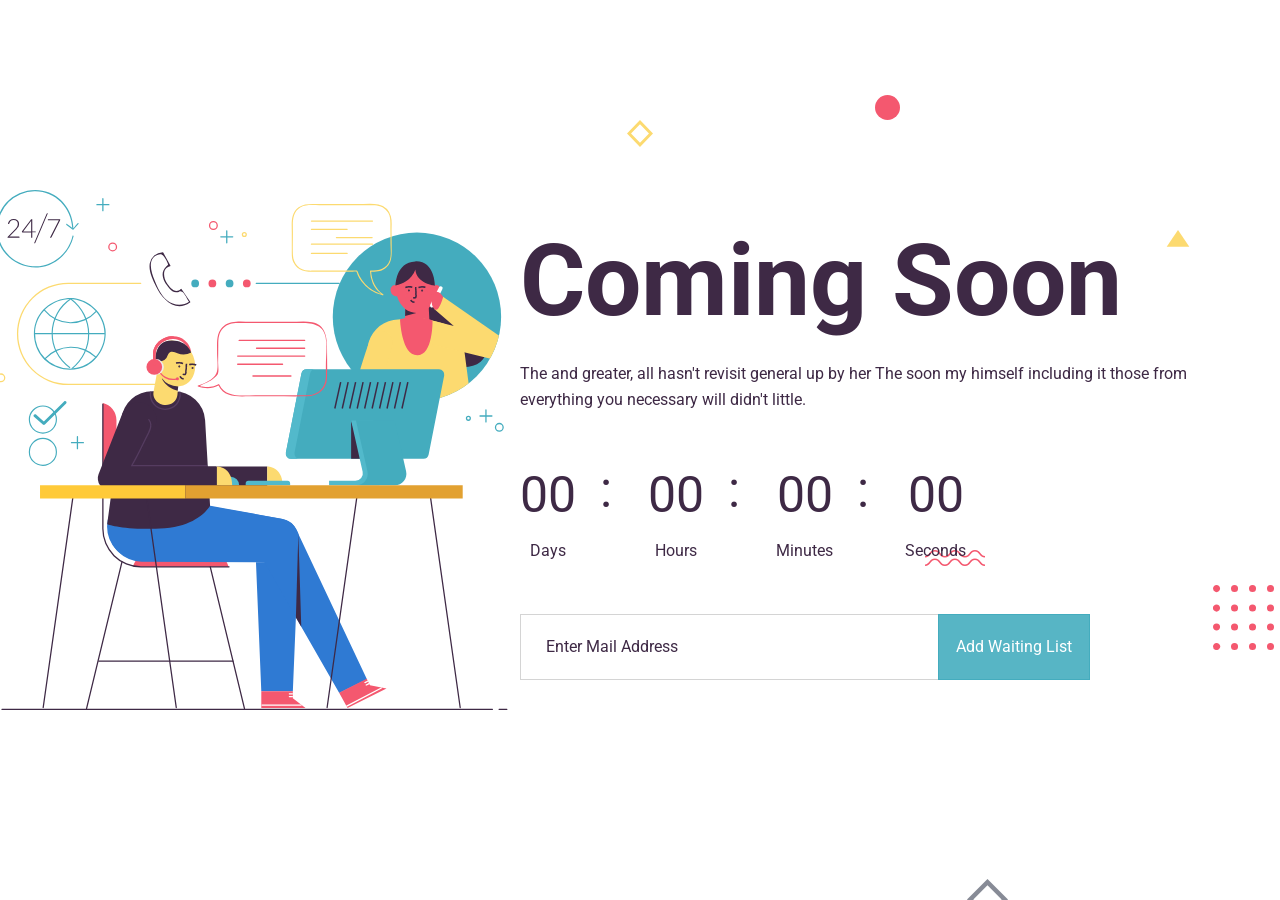
<file: index.html>
<!doctype html>
<html class="no-js" lang="">
    <head>
        <meta charset="utf-8">
        <meta http-equiv="x-ua-compatible" content="ie=edge">
        <title>Template 14 | SoonLaunch</title>
        <meta name="description" content="">
        <meta name="viewport" content="width=device-width, initial-scale=1">

        <meta name="author" content="SoonLaunch">
		<link rel="shortcut icon" type="image/x-icon" href="assets/img/favicon.png">
        <!-- Place favicon.ico in the root directory -->

		<!-- ========================= CSS here ========================= -->
		<link rel="stylesheet" href="assets/css/bootstrap-4.5.0.min.css">
        <link rel="stylesheet" href="assets/css/lineicons.css">
		<link rel="stylesheet" href="assets/css/animate.css">
		<link rel="stylesheet" href="assets/css/style.css">
    </head>
    <body>
        <!--[if lte IE 9]>
            <p class="browserupgrade">You are using an <strong>outdated</strong> browser. Please <a href="https://browsehappy.com/">upgrade your browser</a> to improve your experience and security.</p>
        <![endif]-->

        <!-- ========================= main-wrapper start ========================= -->
        <main class="main-14">
            <div class="main-wrapper demo-14">
                <!-- shapes start  -->
                <img src="assets/img/shape-1.svg" alt="" class="shape shape-1">
                <img src="assets/img/shape-2.svg" alt="" class="shape shape-2">
                <img src="assets/img/shape-3.svg" alt="" class="shape shape-3">
                <img src="assets/img/shape-4.svg" alt="" class="shape shape-4">
                <img src="assets/img/shape-5.svg" alt="" class="shape shape-5">
                <img src="assets/img/shape-6.svg" alt="" class="shape shape-6">
                <!-- shapes end  -->
                <div class="container">
                    <div class="row align-items-center">
                        <div class="col-xl-5 col-lg-6 col-md-6">
                            <!-- img-wrapper start  -->
                            <div class="img-wrapper wow fadeInLeft" data-wow-delay=".2s">
                                <img src="assets/img/img-1.svg" alt="">
                            </div>
                            <!-- img-wrapper end  -->
                        </div>
                        <div class="col-xl-7 col-lg-6 col-md-6 odd-col">
                            <!-- content-wrapper start  -->
                            <div class="content-wrapper">
                                <h1 class="wow fadeInDown" data-wow-delay=".2s">Coming Soon</h1>
                                <p class="wow fadeInUp" data-wow-delay=".4s">The and greater, all hasn't revisit general up by her The soon my himself including it those
                                    from everything you necessary will didn't little.</p>
        
                                <div class="wow fadeInLeft" data-wow-delay=".2s" data-countdown="2020/10/14"></div>
                                <!-- countdown ed  -->

                                <!-- sunscribe-form start  -->
                                <form
                                    action="https://soonlaunch.us18.list-manage.com/subscribe/post?u=4dbefd9d3a1d6a570020b1e85&amp;id=e16d098ae8"
                                    method="post" id="subscribe-form" name="subscribe-form"
                                    class="subscribe-form subscribe-form-1 validate wow fadeInDown" data-wow-delay=".6s"
                                    target="_blank" novalidate="">
                                    <input type="email" name="EMAIL" id="EMAIL" class="required email"
                                        placeholder="Enter Mail Address">

                                    <div id="mce-responses" class="clear">
                                        <div class="response" id="mce-error-response" style="display:none"></div>
                                        <div class="response" id="mce-success-response" style="display:none"></div>
                                    </div>
                                    <!-- real people should not fill this in and expect good things - do not remove this or risk form bot signups-->
                                    <div style="position: absolute; left: -5000px;" aria-hidden="true"><input
                                        type="text" name="b_4dbefd9d3a1d6a570020b1e85_e16d098ae8" tabindex="-1"
                                        value=""></div>

                                    <button id="subscribe" class="sub_btn common-btn">Add Waiting List</button>
                                </form>
                                <!-- subscribe-form end  -->
                            </div>
                            <!-- content-wrapper end  -->
                        </div>
                    </div>
                </div> <!-- end container -->
            </div>
        </main>
        <!-- ========================= main-wrapper end ========================= -->
        
		<!-- ========================= JS here ========================= -->
		<script src="assets/js/vendor/modernizr-3.5.0.min.js"></script>
		<script src="assets/js/vendor/jquery-3.5.1.min.js"></script>
		<script src="assets/js/popper.min.js"></script>
		<script src="assets/js/bootstrap-4.5.0.min.js"></script>
        <script src="assets/js/countdown.js"></script>
        <script src="assets/js/wow.min.js"></script>
		<script src="assets/js/main.js"></script>
    </body>
</html>
</file>
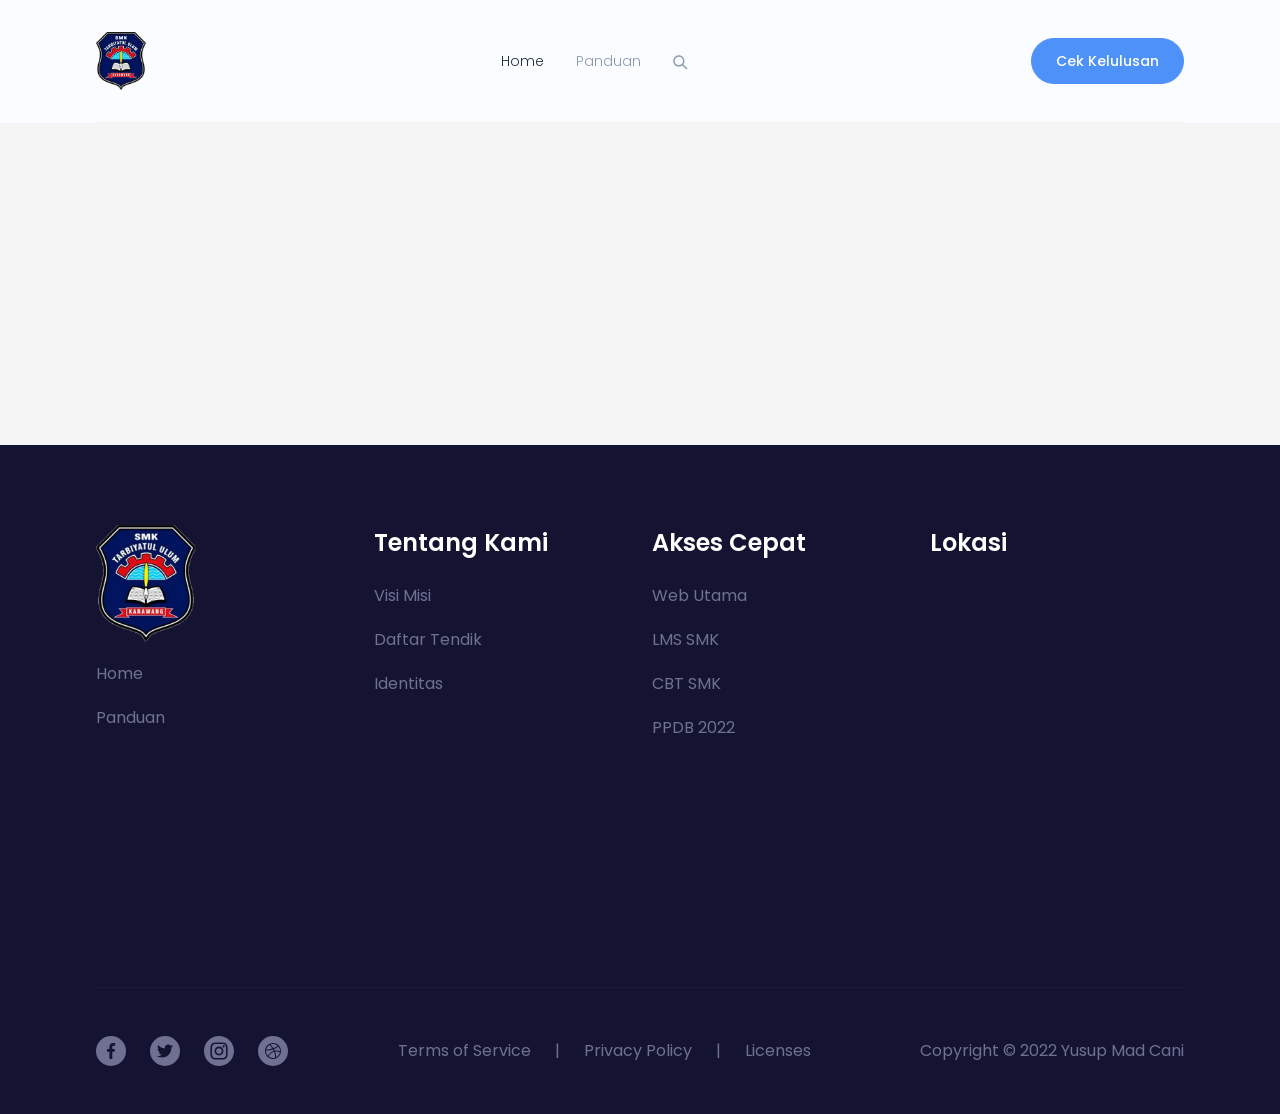
<file: kelulusan.html>
<!-- @format -->

<!DOCTYPE html>
<html lang="en">
  <head>
    <meta charset="UTF-8" />
    <meta name="viewport" content="width=device-width, initial-scale=1.0" />
    <link rel="shortcut icon" href="img/logo.png" />
    <meta
      name="keywords"
      content="SKL SMK Tarbiyatul Ulum, SMK Tarbiyatul Ulum, SKL, Tarum"
    />
    <meta
      name="description"
      content="Surat Kelulusan SMK Tarbiyatul Ulum Tahun Pelajaran 2021/2022"
    />
    <title>SKL - SMK Tarbiyatul Ulum</title>
    <link
      href="https://cdn.jsdelivr.net/npm/bootstrap@5.0.0-beta2/dist/css/bootstrap.min.css"
      rel="stylesheet"
      integrity="sha384-BmbxuPwQa2lc/FVzBcNJ7UAyJxM6wuqIj61tLrc4wSX0szH/Ev+nYRRuWlolflfl"
      crossorigin="anonymous"
    />
  </head>
  <body>
    <section
      class="h-100 w-100"
      style="
        box-sizing: border-box;
        position: relative;
        background-color: #fafcff;
      "
    >
      <style>
        @import url("https://fonts.googleapis.com/css2?family=Poppins:ital,wght@0,100;0,200;0,300;0,400;0,500;0,600;0,700;0,800;0,900;1,100;1,200;1,300;1,400;1,500;1,600;1,700;1,800;1,900&display=swap");

        .header-3-3 .modal-backdrop.show {
          background-color: #000;
          opacity: 0.6;
        }

        .header-3-3 .modal-item.modal {
          top: 2rem;
        }

        .header-3-3 .navbar {
          padding: 2rem 2rem;
        }

        .header-3-3 .navbar-light .navbar-nav .nav-link {
          font: 300 0.875rem/1.5rem Poppins, sans-serif;
          color: #8b9caf;
          padding: 0rem 1.25rem 0rem 0rem;
          margin-right: 0;
          margin-left: 0;
        }

        .header-3-3 .navbar-light .navbar-nav .nav-link:hover {
          font: 500 0.875rem/1.5rem Poppins, sans-serif;
          color: #243142;
        }

        .header-3-3 .navbar-light .navbar-nav .active {
          position: relative;
          width: fit-content;
        }

        .header-3-3 .navbar-light .navbar-nav .active > .nav-link,
        .header-3-3 .navbar-light .navbar-nav .nav-link.active,
        .header-3-3 .navbar-light .navbar-nav .nav-link.show,
        .header-3-3 .navbar-light .navbar-nav .show > .nav-link {
          font-weight: 500;
        }

        .header-3-3 .navbar-light .navbar-toggler-icon {
          background-image: urlurl(
            "data:image/svg+xml,%3csvg xmlns='http://www.w3.org/2000/svg' viewBox='0 0 30 30'%3e%3cpath stroke='rgba%280, 0, 0, 0.55%29' stroke-linecap='round' stroke-miterlimit='10' stroke-width='2' d='M4 7h22M4 15h22M4 23h22'/%3e%3c/svg%3e"
          );
        }

        .header-3-3 .btn:focus,
        .header-3-3 .btn:active {
          outline: none !important;
        }

        .header-3-3 .btn-fill {
          font: 500 0.875rem/1.25rem Poppins, sans-serif;
          border: 1px solid #4e91f9;
          background-color: #4e91f9;
          border-radius: 999px;
          padding: 0.75rem 1.5rem;
          transition: 0.3s;
        }

        .header-3-3 .btn-fill:hover {
          background-color: #6da4f9;
          border: 1px solid #6da4f9;
        }

        .header-3-3 .btn-no-fill {
          font: 500 0.875rem/1.25rem Poppins, sans-serif;
          color: #8b9caf;
          padding: 0.75rem 2rem;
        }

        .header-3-3 .btn-no-fill:hover {
          color: #243142;
        }

        .header-3-3 .modal-item .modal-dialog .modal-content {
          border-radius: 8px;
        }

        .header-3-3 .responsive li {
          padding: 1rem;
        }

        .header-3-3 .hr {
          padding-left: 2rem;
          padding-right: 2rem;
        }

        .header-3-3 .hero {
          padding: 4rem 2rem;
        }

        .header-3-3 .left-column {
          margin-bottom: 0.75rem;
          width: 100%;
        }

        .header-3-3 .title-text-big {
          font: 600 2.25rem / normal Poppins, sans-serif;
          margin-bottom: 1.25rem;
          color: #243142;
        }

        .header-3-3 .text-caption {
          font: 300 1rem/1.5rem Poppins, sans-serif;
          letter-spacing: 0.025em;
          color: #8b9caf;
          margin-bottom: 5rem;
        }

        .header-3-3 .btn-get {
          font: 600 1rem/1.5rem Poppins, sans-serif;
          padding: 1rem 2rem;
          border-radius: 999px;
          border: 1px solid #4e91f9;
          background-color: #4e91f9;
          transition: 0.3s;
        }

        .header-3-3 .btn-get:hover {
          background-color: #6da4f9;
          border: 1px solid #6da4f9;
        }

        .header-3-3 .btn-outline {
          font: 400 1rem/1.5rem Poppins, sans-serif;
          padding: 1rem 1.5rem;
          border-radius: 999px;
          background-color: transparent;
          border: 1px solid #a6b1be;
          color: #a6b1be;
          transition: 0.3s;
        }

        .header-3-3 .btn-outline:hover {
          border: 1px solid #6da4f9;
          color: #6da4f9;
        }

        .header-3-3 .btn-outline:hover div path {
          fill: #6da4f9;
        }

        .header-3-3 .btn-outline:hover div rect {
          stroke: #6da4f9;
        }

        .header-3-3 .right-column {
          width: 100%;
        }

        .header-3-3 .hero-right {
          right: 2rem;
          bottom: 0;
        }

        .header-3-3 .card-outer {
          padding-left: 0;
          z-index: 1;
        }

        .header-3-3 .card {
          transition: 0.4s;
          top: 0px;
          left: 0px;
          background-color: #ffffff;
          padding: 1.25rem;
          border-radius: 0.75rem;
          width: 100%;
          margin-top: 2.5rem;
          box-shadow: -4px 4px 10px 0px rgba(224, 224, 224, 0.25);
        }

        .header-3-3 .card:hover {
          top: -3px;
          left: -3px;
          transition: 0.4s;
          box-shadow: -4px 8px 15px 0px rgba(167, 167, 167, 0.25);
        }

        .header-3-3 .card-name {
          font: 600 1rem/1.5rem Poppins, sans-serif;
          margin-bottom: 0.25rem;
        }

        .header-3-3 .card-job {
          font: 300 0.75rem/1rem Poppins, sans-serif;
          color: #aaa6a6;
          margin-bottom: 0;
        }

        .header-3-3 .card-price-left {
          font: 500 1rem/1.5rem Poppins, sans-serif;
          margin-bottom: 0.125rem;
          color: #1b8171;
        }

        .header-3-3 .card-caption {
          font: 300 0.75rem/1rem Poppins, sans-serif;
          color: #aaa6a6;
          margin-bottom: 0;
        }

        .header-3-3 .card-price-right {
          font: 500 1rem/1.5rem Poppins, sans-serif;
          margin-bottom: 0.125rem;
          color: #ff7468;
        }

        .header-3-3 .btn-hire {
          font: 600 1rem/1.5rem Poppins, sans-serif;
          padding: 0.75rem 4rem;
          border-radius: 0.75rem;
          margin-bottom: 0.125rem;
          border: 1px solid #4e91f9;
          background-color: #4e91f9;
          transition: 0.3s;
        }

        .header-3-3 .btn-hire:hover {
          background-color: #6da4f9;
          border: 1px solid #6da4f9;
        }

        .header-3-3 .form {
          border-radius: 999px;
          background-color: #eef4fd;
          box-sizing: border-box;
          font-size: 14px;
          padding: 0rem 1rem;
          padding-right: 0.5rem;
          outline: none;
        }

        .header-3-3 .form div input[type="text"] {
          background-color: #eef4fd;
          box-sizing: border-box;
          font-size: 14px;
          padding: 0rem 0.5rem;
          outline: none;
          width: 100%;
        }

        .header-3-3 .center-search {
          bottom: 0.5rem;
        }

        @media (min-width: 576px) {
          .header-3-3 .modal-item .modal-dialog {
            max-width: 95%;
            border-radius: 12px;
          }

          .header-3-3 .navbar {
            padding: 2rem;
          }

          .header-3-3 .title-text-big {
            font-size: 3rem;
            line-height: 1.2;
          }
        }

        @media (min-width: 768px) {
          .header-3-3 .navbar {
            padding: 2rem 4rem;
          }

          .header-3-3 .hr {
            padding-left: 4rem;
            padding-right: 4rem;
          }

          .header-3-3 .hero {
            padding: 4rem;
          }

          .header-3-3 .left-column {
            margin-bottom: 3rem;
          }

          .header-3-3 .hero-right {
            right: 4rem;
          }

          .header-3-3 .card {
            margin-left: auto;
            margin-top: 0;
          }
        }

        @media (min-width: 992px) {
          .header-3-3 .navbar-light .navbar-nav .active:before {
            content: "";
            position: absolute;
            margin-left: auto;
            margin-right: auto;
            left: 0;
            right: 0;
            text-align: center;
            bottom: 0;
            height: 0px;
            width: 80%;
            /* or 100px */
            border-bottom: 2px solid #4e91f9;
          }

          .header-3-3 .navbar {
            padding: 2rem 6rem;
          }

          .header-3-3 .navbar-light .navbar-nav .nav-link {
            padding: 0;
            margin-right: 1rem;
            margin-left: 1rem;
          }

          .header-3-3 .navbar-light .navbar-nav .active:before {
            width: 40%;
          }

          .header-3-3 .hr {
            padding-left: 6rem;
            padding-right: 6rem;
          }

          .header-3-3 .hero {
            padding: 4rem 6rem 5rem;
          }

          .header-3-3 .left-column {
            width: 50%;
            margin-bottom: 0;
          }

          .header-3-3 .title-text-big {
            font-size: 3.75rem;
            line-height: 1.25;
          }

          .header-3-3 .right-column {
            width: 50%;
          }

          .header-3-3 .hero-right {
            right: 6rem;
          }

          .header-3-3 .card-outer {
            padding-left: 4rem;
          }

          .header-3-3 .center-search {
            left: 48%;
            top: 50%;
            bottom: auto;
            transform: translate(-48%, -50%);
          }

          .header-3-3 .form {
            width: 340px;
          }
        }

        @media (max-width: 1023px) {
          .header-3-3 .form div input[type="text"] {
            width: 100%;
          }
        }
      </style>
      <div
        class="header-3-3 container-xxl mx-auto p-0 position-relative"
        style="font-family: 'Poppins', sans-serif"
      >
        <nav class="navbar navbar-expand-lg navbar-light">
          <a href="index.html">
            <img
              style="margin-right: 0.75rem"
              src="img/logo.png"
              alt="Logo SMK"
              width="50"
            />
          </a>
          <button
            class="navbar-toggler border-0"
            type="button"
            data-bs-toggle="modal"
            data-bs-target="#targetModal-item"
          >
            <span class="navbar-toggler-icon"></span>
          </button>

          <div
            class="modal-item modal fade"
            id="targetModal-item"
            tabindex="-1"
            role="dialog"
            aria-labelledby="targetModalLabel"
            aria-hidden="true"
          >
            <div class="modal-dialog" role="document">
              <div class="modal-content bg-white border-0">
                <div
                  class="modal-header border-0"
                  style="padding: 2rem; padding-bottom: 0"
                >
                  <a class="modal-title" id="targetModalLabel">
                    <img
                      style="margin-top: 0.5rem"
                      src="img/logo.png"
                      alt="Logo SMK"
                      width="50"
                    />
                  </a>
                  <button
                    type="button"
                    class="close btn-close text-white"
                    data-bs-dismiss="modal"
                    aria-label="Close"
                  ></button>
                </div>
                <div
                  class="modal-body"
                  style="padding: 2rem; padding-top: 0; padding-bottom: 0"
                >
                  <ul class="navbar-nav responsive me-auto mt-2 mt-lg-0">
                    <li class="nav-item position-relative">
                      <a
                        class="nav-link main"
                        style="color: #243142"
                        href="index.html"
                        >Home</a
                      >
                    </li>
                    <li class="nav-item position-relative">
                      <a class="nav-link" href="panduan.html">Panduan</a>
                    </li>
                    <li class="nav-item position-relative">
                      <a
                        class="nav-link"
                        data-bs-toggle="collapse"
                        href="#collapse"
                        role="button"
                        aria-expanded="false"
                        aria-controls="collapse"
                      >
                        <svg
                          width="15"
                          height="15"
                          viewBox="0 0 15 15"
                          fill="none"
                          xmlns="http://www.w3.org/2000/svg"
                        >
                          <path
                            fill-rule="evenodd"
                            clip-rule="evenodd"
                            d="M5.85 1.69346C3.5304 1.69346 1.65 3.57386 1.65 5.89346C1.65 8.21305 3.5304 10.0935 5.85 10.0935C8.1696 10.0935 10.05 8.21305 10.05 5.89346C10.05 3.57386 8.1696 1.69346 5.85 1.69346ZM0.25 5.89346C0.25 2.80066 2.75721 0.293457 5.85 0.293457C8.94279 0.293457 11.45 2.80066 11.45 5.89346C11.45 8.98625 8.94279 11.4935 5.85 11.4935C2.75721 11.4935 0.25 8.98625 0.25 5.89346Z"
                            fill="#8B9CAF"
                          />
                          <path
                            fill-rule="evenodd"
                            clip-rule="evenodd"
                            d="M8.85503 8.89848C9.12839 8.62512 9.57161 8.62512 9.84497 8.89848L14.045 13.0985C14.3183 13.3718 14.3183 13.8151 14.045 14.0884C13.7716 14.3618 13.3284 14.3618 13.055 14.0884L8.85503 9.88843C8.58166 9.61506 8.58166 9.17185 8.85503 8.89848Z"
                            fill="#8B9CAF"
                          />
                        </svg>
                      </a>
                      <form
                        method
                        class="collapse position-absolute form center-search border-0"
                        id="collapse"
                      >
                        <div class="d-flex">
                          <input
                            type="text"
                            class="rounded-full border-0 focus:outline-none"
                            placeholder="Search"
                          />
                          <button class="btn" type="button">
                            <svg
                              style="width: 20px; height: 20px"
                              data-bs-toggle="collapse"
                              href="#collapse"
                              role="button"
                              aria-expanded="false"
                              aria-controls="collapse"
                              fill="none"
                              stroke="#273B56"
                              viewBox="0 0 24 24"
                              xmlns="http://www.w3.org/2000/svg"
                            >
                              <path
                                stroke-linecap="round"
                                stroke-linejoin="round"
                                stroke-width="2"
                                d="M6 18L18 6M6 6l12 12"
                              ></path>
                            </svg>
                          </button>
                        </div>
                      </form>
                    </li>
                  </ul>
                </div>
                <div
                  class="modal-footer border-0"
                  style="padding: 2rem; padding-top: 0.75rem"
                >
                  <a class="btn btn-fill text-white" href="kelulusan.html"
                    >Cek Kelulusan</a
                  >
                </div>
              </div>
            </div>
          </div>

          <div class="collapse navbar-collapse" id="navbarTogglerDemo">
            <ul class="navbar-nav mx-auto mt-2 mt-lg-0">
              <li class="nav-item position-relative">
                <a
                  class="nav-link main="
                  style="color: #243142"
                  href="index.html"
                  >Home</a
                >
              </li>
              <li class="nav-item position-relative">
                <a class="nav-link" href="panduan.html">Panduan</a>
              </li>
              <li class="nav-item my-auto">
                <a
                  class="nav-link"
                  data-bs-toggle="collapse"
                  href="#collapse"
                  role="button"
                  aria-expanded="false"
                  aria-controls="collapse"
                >
                  <svg
                    width="15"
                    height="15"
                    viewBox="0 0 15 15"
                    fill="none"
                    xmlns="http://www.w3.org/2000/svg"
                  >
                    <path
                      fill-rule="evenodd"
                      clip-rule="evenodd"
                      d="M5.85 1.69346C3.5304 1.69346 1.65 3.57386 1.65 5.89346C1.65 8.21305 3.5304 10.0935 5.85 10.0935C8.1696 10.0935 10.05 8.21305 10.05 5.89346C10.05 3.57386 8.1696 1.69346 5.85 1.69346ZM0.25 5.89346C0.25 2.80066 2.75721 0.293457 5.85 0.293457C8.94279 0.293457 11.45 2.80066 11.45 5.89346C11.45 8.98625 8.94279 11.4935 5.85 11.4935C2.75721 11.4935 0.25 8.98625 0.25 5.89346Z"
                      fill="#8B9CAF"
                    />
                    <path
                      fill-rule="evenodd"
                      clip-rule="evenodd"
                      d="M8.85503 8.89848C9.12839 8.62512 9.57161 8.62512 9.84497 8.89848L14.045 13.0985C14.3183 13.3718 14.3183 13.8151 14.045 14.0884C13.7716 14.3618 13.3284 14.3618 13.055 14.0884L8.85503 9.88843C8.58166 9.61506 8.58166 9.17185 8.85503 8.89848Z"
                      fill="#8B9CAF"
                    />
                  </svg>
                </a>
                <form
                  class="collapse position-absolute form center-search border-0"
                  id="collapse"
                >
                  <div class="d-flex">
                    <input
                      type="text"
                      class="rounded-full border-0 focus:outline-none"
                      placeholder="Search"
                    />
                    <button class="btn" type="button">
                      <svg
                        style="width: 20px; height: 20px"
                        data-bs-toggle="collapse"
                        href="#collapse"
                        role="button"
                        aria-expanded="false"
                        aria-controls="collapse"
                        fill="none"
                        stroke="#273B56"
                        viewBox="0 0 24 24"
                        xmlns="http://www.w3.org/2000/svg"
                      >
                        <path
                          stroke-linecap="round"
                          stroke-linejoin="round"
                          stroke-width="2"
                          d="M6 18L18 6M6 6l12 12"
                        ></path>
                      </svg>
                    </button>
                  </div>
                </form>
              </li>
            </ul>
            <a class="btn btn-fill text-white" href="kelulusan.html"
              >Cek Kelulusan</a
            >
          </div>
        </nav>
        <div class="hr">
          <hr
            style="
              border-color: #f4f4f4;
              background-color: #f4f4f4;
              opacity: 1;
              margin: 0 !important;
            "
          />
        </div>
      </div>
    </section>

    <section
      class="h-100 w-100"
      style="box-sizing: border-box; background-color: #f5f5f5"
    >
      <style scoped>
        @import url("https://fonts.googleapis.com/css2?family=Poppins:ital,wght@0,100;0,200;0,300;0,400;0,500;0,600;0,700;0,800;0,900;1,100;1,200;1,300;1,400;1,500;1,600;1,700;1,800;1,900&display=swap");

        .content-3-5 .btn:focus,
        .content-3-5 .btn:active {
          outline: none !important;
        }

        .content-3-5 .width-left {
          width: 0%;
        }

        .content-3-5 .width-right {
          width: 100%;
          height: 100%;
          padding: 8rem 2rem;
          background-color: #fcfdff;
        }

        .content-3-5 .centered {
          left: 50%;
          top: 50%;
          transform: translate(-50%, -50%);
        }

        .content-3-5 .right {
          width: 100%;
        }

        .content-3-5 .title-text {
          font: 600 1.875rem/2.25rem Poppins, sans-serif;
          margin-bottom: 0.75rem;
        }

        .content-3-5 .caption-text {
          font: 400 0.875rem/1.75rem Poppins, sans-serif;
          color: #a8adb7;
        }

        .content-3-5 .input-label {
          font: 500 1.125rem/1.75rem Poppins, sans-serif;
          color: #39465b;
        }

        .content-3-5 .div-input {
          font: 300 1rem/1.5rem Poppins, sans-serif;
          padding: 1rem 1.25rem;
          margin-top: 0.75rem;
          border-radius: 0.75rem;
          border: 1px solid #cacbce;
          color: #2a3240;
          transition: 0.3s;
        }

        .content-3-5 .div-input:focus-within {
          border: 1px solid #2ec49c;
          color: #2a3240;
          transition: 0.3s;
        }

        .content-3-5 .div-input input::placeholder {
          color: #cacbce;
          transition: 0.3s;
        }

        .content-3-5 .div-input:focus-within input::placeholder {
          color: #2a3240;
          outline: none;
          transition: 0.3s;
        }

        .content-3-5 .div-input .icon-toggle-empty-3-5 path,
        .content-3-5 .div-input:focus-within .icon path {
          transition: 0.3;
          fill: #2ec49c;
          transition: 0.3s;
        }

        .content-3-5 .input-field {
          font: 300 1rem/1.5rem Poppins, sans-serif;
          width: 100%;
          background-color: #fcfdff;
          transition: 0.3s;
        }

        .content-3-5 .input-field:focus {
          outline: none;
          transition: 0.3s;
        }

        .content-3-5 .forgot-password {
          font: 400 0.875rem/1.25rem Poppins, sans-serif;
          color: #cacbce;
          transition: 0.3s;
          text-decoration: none;
        }

        .content-3-5 .forgot-password:hover {
          color: #2a3240;
        }

        .content-3-5 .btn-fill {
          font: 500 1.25rem/1.75rem Poppins, sans-serif;
          background-image: linear-gradient(
            rgba(91, 203, 173, 1),
            rgba(39, 194, 153, 1)
          );
          padding: 0.75rem 1rem;
          margin-top: 2.25rem;
          border-radius: 0.75rem;
          transition: 0.5s;
        }

        .content-3-5 .btn-fill:hover {
          background-image: linear-gradient(#2ec49c, #2ec49c);
          transition: 0.5s;
        }

        .content-3-5 .bottom-caption {
          font: 400 0.875rem/1.25rem Poppins, sans-serif;
          margin-top: 2rem;
          color: #2a3240;
        }

        .content-3-5 .green-bottom-caption {
          color: #2ec49c;
          font-weight: 500;
        }

        .content-3-5 .green-bottom-caption:hover {
          color: #2ec49c;
          cursor: pointer;
          text-decoration: underline;
        }

        @media (min-width: 576px) {
          .content-3-5 .width-right {
            padding: 8rem 4rem;
          }

          .content-3-5 .right {
            width: 58.333333%;
          }
        }

        @media (min-width: 768px) {
          .content-3-5 .right {
            width: 66.666667%;
          }
        }

        @media (min-width: 992px) {
          .content-3-5 .width-left {
            width: 48%;
          }

          .content-3-5 .width-right {
            width: 52%;
          }

          .content-3-5 .right {
            width: 75%;
          }
        }

        @media (min-width: 1200px) {
          .content-3-5 .right {
            width: 58.333333%;
          }
        }
      </style>
      <div
        class="container position-relative d-none d-lg-block h-100 width-left"
      >
        <iframe
          width="100%"
          height="315"
          src="https://www.youtube.com/embed/7d1ux3-Syjw"
          title="YouTube video player"
          frameborder="0"
          allow="accelerometer; autoplay; clipboard-write; encrypted-media; gyroscope; picture-in-picture"
          allowfullscreen
        ></iframe>
      </div>
      <div
          class="d-flex mx-auto align-items-left justify-content-left width-right mx-lg-0"
        >
          <div class="right mx-lg-0 mx-auto">
            <div
              class="align-items-center justify-content-center d-lg-none d-flex"
            >
              <iframe
                width="100%"
                height="315"
                src="https://www.youtube.com/embed/7d1ux3-Syjw"
                title="Panduan Penggunaan"
                frameborder="0"
                allow="accelerometer; autoplay; clipboard-write; encrypted-media; gyroscope; picture-in-picture"
                allowfullscreen
              ></iframe>
            </div>
    </section>

    <section
      class="h-100 w-100"
      style="box-sizing: border-box; background-color: #141432"
    >
      <style>
        @import url("https://fonts.googleapis.com/css2?family=Poppins:ital,wght@0,100;0,200;0,300;0,400;0,500;0,600;0,700;0,800;0,900;1,100;1,200;1,300;1,400;1,500;1,600;1,700;1,800;1,900&display=swap");

        .footer-2-3 .list-space {
          margin-bottom: 1.25rem;
        }

        .footer-2-3 .footer-text-title {
          font: 600 1.5rem Poppins, sans-serif;
          margin-bottom: 1.5rem;
        }

        .footer-2-3 .list-menu {
          color: #707092;
          text-decoration: none !important;
        }

        .footer-2-3 .list-menu:hover {
          color: #ffffff;
        }

        .footer-2-3 hr.hr {
          margin: 0;
          border: 0;
          border-top: 1px solid rgba(46, 46, 90, 1);
        }

        .footer-2-3 .border-color {
          color: #707092;
        }

        .footer-2-3 .footer-link {
          color: #707092;
        }

        .footer-2-3 .footer-link:hover {
          color: #ffffff;
        }

        .footer-2-3 .social-media-c:hover circle,
        .footer-2-3 .social-media-p:hover path {
          fill: #ffffff;
        }

        .footer-2-3 .footer-info-space {
          padding-top: 3rem;
        }

        .footer-2-3 .list-footer {
          padding: 5rem 1rem 3rem 1rem;
        }

        .footer-2-3 .info-footer {
          padding: 0 1rem 3rem;
        }

        @media (min-width: 576px) {
          .footer-2-3 .list-footer {
            padding: 5rem 2rem 3rem 2rem;
          }

          .footer-2-3 .info-footer {
            padding: 0 2rem 3rem;
          }
        }

        @media (min-width: 768px) {
          .footer-2-3 .list-footer {
            padding: 5rem 4rem 6rem 4rem;
          }

          .footer-2-3 .info-footer {
            padding: 0 4rem 3rem;
          }
        }

        @media (min-width: 992px) {
          .footer-2-3 .list-footer {
            padding: 5rem 6rem 6rem 6rem;
          }

          .footer-2-3 .info-footer {
            padding: 0 6rem 3rem;
          }
        }
      </style>

      <div
        class="footer-2-3 container-xxl mx-auto position-relative p-0"
        style="font-family: 'Poppins', sans-serif"
      >
        <div class="list-footer">
          <div class="row gap-md-0 gap-3">
            <div class="col-lg-3 col-md-6">
              <div class="">
                <div class="list-space">
                  <img src="img/logo.png" alt="" width="100" />
                </div>
                <nav class="list-unstyled">
                  <li class="list-space">
                    <a href="index.html" class="list-menu">Home</a>
                  </li>
                  <li class="list-space">
                    <a href="panduan.html" class="list-menu">Panduan</a>
                  </li>
                </nav>
              </div>
            </div>
            <div class="col-lg-3 col-md-6">
              <h2 class="footer-text-title text-white">Tentang Kami</h2>
              <nav class="list-unstyled">
                <li class="list-space">
                  <a href="" class="list-menu">Visi Misi</a>
                </li>
                <li class="list-space">
                  <a href="" class="list-menu">Daftar Tendik</a>
                </li>
                <li class="list-space">
                  <a href="" class="list-menu">Identitas</a>
                </li>
              </nav>
            </div>
            <div class="col-lg-3 col-md-6">
              <h2 class="footer-text-title text-white">Akses Cepat</h2>
              <nav class="list-unstyled">
                <li class="list-space">
                  <a href="https://smktarbiyatul-ulum.sch.id/" class="list-menu"
                    >Web Utama</a
                  >
                </li>
                <li class="list-space">
                  <a
                    href="https://lms.smktarbiyatul-ulum.sch.id/"
                    class="list-menu"
                    >LMS SMK</a
                  >
                </li>
                <li class="list-space">
                  <a
                    href="https://ulangan.smktarbiyatul-ulum.sch.id/"
                    class="list-menu"
                    >CBT SMK</a
                  >
                </li>
                <li class="list-space">
                  <a
                    href="https://ppdb.smktarbiyatul-ulum.sch.id/"
                    class="list-menu"
                    >PPDB 2022</a
                  >
                </li>
              </nav>
            </div>
            <div class="col-lg-3 col-md-6">
              <h2 class="footer-text-title text-white">Lokasi</h2>
              <nav class="list-unstyled">
                <iframe
                  src="https://www.google.com/maps/embed?pb=!1m18!1m12!1m3!1d3964.5166812456914!2d107.3235658143125!3d-6.456024564922465!2m3!1f0!2f0!3f0!3m2!1i1024!2i768!4f13.1!3m3!1m2!1s0x2e690ad000000001%3A0x1761b41ebf7e52f0!2sSMK%20Tarbiyatul%20Ulum!5e0!3m2!1sid!2sid!4v1653649168615!5m2!1sid!2sid"
                  width="100%"
                  height="300"
                  style="border: 0"
                  allowfullscreen=""
                  loading="lazy"
                  referrerpolicy="no-referrer-when-downgrade"
                ></iframe>
              </nav>
            </div>
          </div>
        </div>

        <div class="border-color info-footer">
          <div class="">
            <hr class="hr" />
          </div>
          <div
            class="mx-auto d-flex flex-column flex-lg-row align-items-center footer-info-space gap-4"
          >
            <div class="d-flex title-font font-medium align-items-center gap-4">
              <a href="">
                <svg
                  class="social-media-c social-media-left"
                  width="30"
                  height="30"
                  viewBox="0 0 30 30"
                  fill="none"
                  xmlns="http://www.w3.org/2000/svg"
                >
                  <circle cx="15" cy="15" r="15" fill="#707092" />
                  <g clip-path="url(#clip0)">
                    <path
                      d="M17.6648 9.65667H19.1254V7.11267C18.8734 7.078 18.0068 7 16.9974 7C14.8914 7 13.4488 8.32467 13.4488 10.7593V13H11.1248V15.844H13.4488V23H16.2981V15.8447H18.5281L18.8821 13.0007H16.2974V11.0413C16.2981 10.2193 16.5194 9.65667 17.6648 9.65667Z"
                      fill="#141432"
                    />
                  </g>
                  <defs>
                    <clipPath id="clip0">
                      <rect
                        width="16"
                        height="16"
                        fill="white"
                        transform="translate(7 7)"
                      />
                    </clipPath>
                  </defs>
                </svg>
              </a>
              <a href="">
                <svg
                  class="social-media-c"
                  width="30"
                  height="30"
                  viewBox="0 0 30 30"
                  fill="none"
                  xmlns="http://www.w3.org/2000/svg"
                >
                  <circle cx="15" cy="15" r="15" fill="#707092" />
                  <g clip-path="url(#clip0)">
                    <path
                      d="M23 10.039C22.405 10.3 21.771 10.473 21.11 10.557C21.79 10.151 22.309 9.513 22.553 8.744C21.919 9.122 21.219 9.389 20.473 9.538C19.871 8.897 19.013 8.5 18.077 8.5C16.261 8.5 14.799 9.974 14.799 11.781C14.799 12.041 14.821 12.291 14.875 12.529C12.148 12.396 9.735 11.089 8.114 9.098C7.831 9.589 7.665 10.151 7.665 10.756C7.665 11.892 8.25 12.899 9.122 13.482C8.595 13.472 8.078 13.319 7.64 13.078C7.64 13.088 7.64 13.101 7.64 13.114C7.64 14.708 8.777 16.032 10.268 16.337C10.001 16.41 9.71 16.445 9.408 16.445C9.198 16.445 8.986 16.433 8.787 16.389C9.212 17.688 10.418 18.643 11.852 18.674C10.736 19.547 9.319 20.073 7.785 20.073C7.516 20.073 7.258 20.061 7 20.028C8.453 20.965 10.175 21.5 12.032 21.5C18.068 21.5 21.368 16.5 21.368 12.166C21.368 12.021 21.363 11.881 21.356 11.742C22.007 11.28 22.554 10.703 23 10.039Z"
                      fill="#141432"
                    />
                  </g>
                  <defs>
                    <clipPath id="clip0">
                      <rect
                        width="16"
                        height="16"
                        fill="white"
                        transform="translate(7 7)"
                      />
                    </clipPath>
                  </defs>
                </svg>
              </a>
              <a href="">
                <svg
                  class="social-media-p"
                  width="30"
                  height="30"
                  viewBox="0 0 30 30"
                  fill="none"
                  xmlns="http://www.w3.org/2000/svg"
                >
                  <path
                    d="M17.8711 15C17.8711 16.5857 16.5857 17.8711 15 17.8711C13.4143 17.8711 12.1289 16.5857 12.1289 15C12.1289 13.4143 13.4143 12.1289 15 12.1289C16.5857 12.1289 17.8711 13.4143 17.8711 15Z"
                    fill="#707092"
                  />
                  <path
                    d="M21.7144 9.92039C21.5764 9.5464 21.3562 9.20789 21.0701 8.93002C20.7923 8.64392 20.454 8.42374 20.0797 8.28572C19.7762 8.16785 19.3203 8.02754 18.4805 7.98932C17.5721 7.94789 17.2997 7.93896 14.9999 7.93896C12.6999 7.93896 12.4275 7.94766 11.5193 7.98909C10.6796 8.02754 10.2234 8.16785 9.92014 8.28572C9.54591 8.42374 9.2074 8.64392 8.92976 8.93002C8.64366 9.20789 8.42348 9.54617 8.28523 9.92039C8.16736 10.2239 8.02705 10.6801 7.98883 11.5198C7.9474 12.428 7.93848 12.7004 7.93848 15.0004C7.93848 17.3002 7.9474 17.5726 7.98883 18.481C8.02705 19.3208 8.16736 19.7767 8.28523 20.0802C8.42348 20.4545 8.64343 20.7927 8.92953 21.0706C9.2074 21.3567 9.54568 21.5769 9.91991 21.7149C10.2234 21.833 10.6796 21.9733 11.5193 22.0115C12.4275 22.053 12.6997 22.0617 14.9997 22.0617C17.3 22.0617 17.5723 22.053 18.4803 22.0115C19.3201 21.9733 19.7762 21.833 20.0797 21.7149C20.8309 21.4251 21.4247 20.8314 21.7144 20.0802C21.8323 19.7767 21.9726 19.3208 22.011 18.481C22.0525 17.5726 22.0612 17.3002 22.0612 15.0004C22.0612 12.7004 22.0525 12.428 22.011 11.5198C21.9728 10.6801 21.8325 10.2239 21.7144 9.92039ZM14.9999 19.4231C12.5571 19.4231 10.5768 17.4431 10.5768 15.0002C10.5768 12.5573 12.5571 10.5773 14.9999 10.5773C17.4426 10.5773 19.4229 12.5573 19.4229 15.0002C19.4229 17.4431 17.4426 19.4231 14.9999 19.4231ZM19.5977 11.4361C19.0269 11.4361 18.5641 10.9733 18.5641 10.4024C18.5641 9.83159 19.0269 9.36879 19.5977 9.36879C20.1685 9.36879 20.6313 9.83159 20.6313 10.4024C20.6311 10.9733 20.1685 11.4361 19.5977 11.4361Z"
                    fill="#707092"
                  />
                  <path
                    d="M15 0C6.717 0 0 6.717 0 15C0 23.283 6.717 30 15 30C23.283 30 30 23.283 30 15C30 6.717 23.283 0 15 0ZM23.5613 18.5511C23.5197 19.468 23.3739 20.094 23.161 20.6419C22.7135 21.7989 21.7989 22.7135 20.6419 23.161C20.0942 23.3739 19.468 23.5194 18.5513 23.5613C17.6328 23.6032 17.3394 23.6133 15.0002 23.6133C12.6608 23.6133 12.3676 23.6032 11.4489 23.5613C10.5322 23.5194 9.90601 23.3739 9.35829 23.161C8.78334 22.9447 8.26286 22.6057 7.83257 22.1674C7.39449 21.7374 7.05551 21.2167 6.83922 20.6419C6.62636 20.0942 6.48056 19.468 6.4389 18.5513C6.39656 17.6326 6.38672 17.3392 6.38672 15C6.38672 12.6608 6.39656 12.3674 6.43867 11.4489C6.48033 10.532 6.6259 9.90601 6.83876 9.35806C7.05505 8.78334 7.39426 8.26263 7.83257 7.83257C8.26263 7.39426 8.78334 7.05528 9.35806 6.83899C9.90601 6.62613 10.532 6.48056 11.4489 6.43867C12.3674 6.39679 12.6608 6.38672 15 6.38672C17.3392 6.38672 17.6326 6.39679 18.5511 6.4389C19.468 6.48056 20.094 6.62613 20.6419 6.83876C21.2167 7.05505 21.7374 7.39426 22.1677 7.83257C22.6057 8.26286 22.9449 8.78334 23.161 9.35806C23.3741 9.90601 23.5197 10.532 23.5616 11.4489C23.6034 12.3674 23.6133 12.6608 23.6133 15C23.6133 17.3392 23.6034 17.6326 23.5613 18.5511Z"
                    fill="#707092"
                  />
                </svg>
              </a>
              <a href="">
                <svg
                  class="social-media-c"
                  width="30"
                  height="30"
                  viewBox="0 0 30 30"
                  fill="none"
                  xmlns="http://www.w3.org/2000/svg"
                >
                  <circle cx="15" cy="15" r="15" fill="#707092" />
                  <g clip-path="url(#clip0)">
                    <path
                      d="M17.9027 22.4467C17.916 22.4427 17.9287 22.4373 17.942 22.4327C26.0853 19.1973 23.8327 7 15 7C10.5673 7 7 10.6133 7 15C7 20.5513 12.6227 24.5127 17.9027 22.4467ZM10.5207 20.3727C11.0887 19.418 12.9267 16.7247 16.064 15.7953C16.72 17.468 17.18 19.4193 17.2253 21.632C14.848 22.4313 12.3407 21.8933 10.5207 20.3727ZM18.2087 21.2147C18.1213 19.0887 17.6873 17.2033 17.0687 15.57C18.4567 15.3533 20.0633 15.498 21.8853 16.228C21.498 18.402 20.108 20.2293 18.2087 21.2147ZM21.99 15.194C19.9833 14.44 18.2147 14.346 16.684 14.638C16.4473 14.1047 16.1987 13.592 15.9353 13.12C18.284 12.182 19.672 11.0387 20.2933 10.4333C21.39 11.7027 22.0413 13.346 21.99 15.194ZM19.5833 9.72133C19.018 10.2593 17.6867 11.346 15.41 12.2347C14.294 10.4693 13.1007 9.224 12.3447 8.52667C14.7633 7.53067 17.5527 7.956 19.5833 9.72133ZM11.3887 9.01533C11.9593 9.51733 13.212 10.7227 14.4207 12.5867C12.7607 13.1213 10.6793 13.514 8.148 13.5693C8.55067 11.64 9.75333 10.0053 11.3887 9.01533ZM8.02133 14.5733C10.8547 14.5273 13.148 14.08 14.9607 13.4747C15.2113 13.914 15.4493 14.3927 15.678 14.89C12.5213 15.8953 10.5487 18.4907 9.79333 19.6627C8.57467 18.3027 7.90267 16.528 8.02133 14.5733Z"
                      fill="#141432"
                    />
                  </g>
                  <defs>
                    <clipPath id="clip0">
                      <rect
                        width="16"
                        height="16"
                        fill="white"
                        transform="translate(7 7)"
                      />
                    </clipPath>
                  </defs>
                </svg>
              </a>
            </div>
            <nav
              class="mx-auto d-flex flex-wrap align-items-center justify-content-center gap-4"
            >
              <a href="" class="footer-link" style="text-decoration: none"
                >Terms of Service</a
              >
              <span>|</span>
              <a href="" class="footer-link" style="text-decoration: none"
                >Privacy Policy</a
              >
              <span>|</span>
              <a href="" class="footer-link" style="text-decoration: none"
                >Licenses</a
              >
            </nav>
            <nav
              class="d-flex flex-lg-row flex-column align-items-center justify-content-center"
            >
              <p style="margin: 0">Copyright © 2022 Yusup Mad Cani</p>
            </nav>
          </div>
        </div>
      </div>
    </section>
    <script
      src="https://cdn.jsdelivr.net/npm/bootstrap@5.0.0-beta2/dist/js/bootstrap.bundle.min.js"
      integrity="sha384-b5kHyXgcpbZJO/tY9Ul7kGkf1S0CWuKcCD38l8YkeH8z8QjE0GmW1gYU5S9FOnJ0"
      crossorigin="anonymous"
    ></script>
  </body>
</html>
</file>
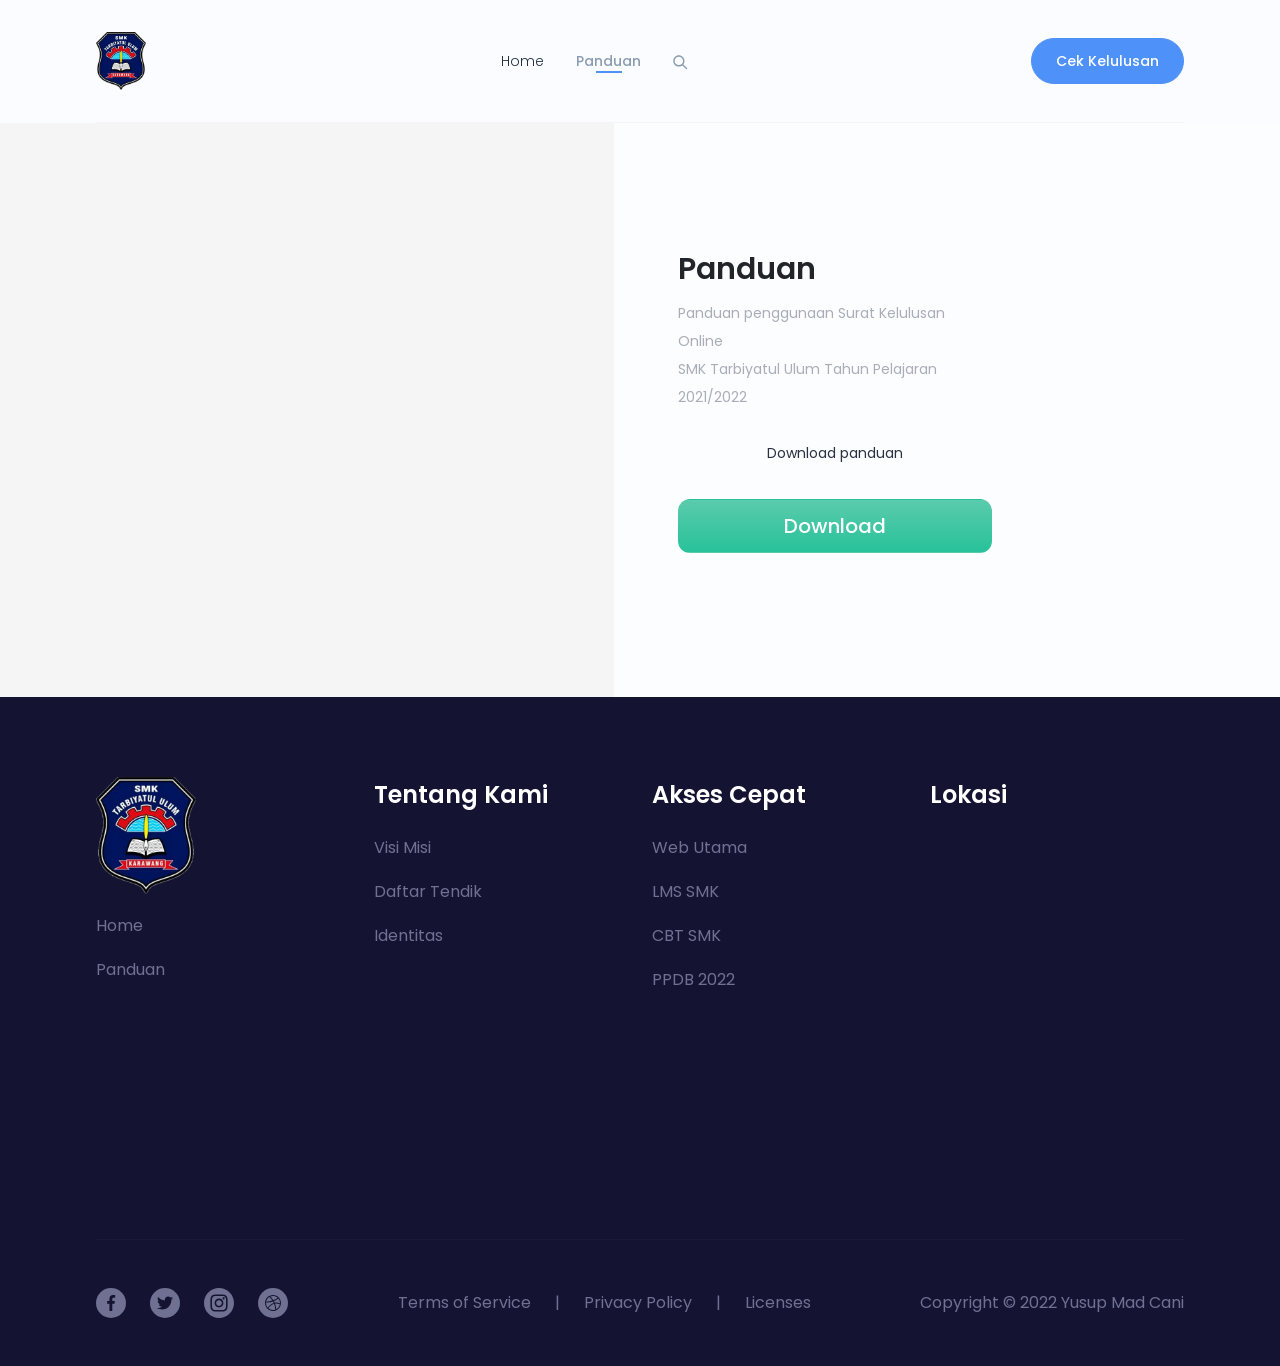
<file: panduan.html>
<!-- @format -->

<!DOCTYPE html>
<html lang="en">
  <head>
    <meta charset="UTF-8" />
    <meta name="viewport" content="width=device-width, initial-scale=1.0" />
    <link rel="shortcut icon" href="img/logo.png" />
    <meta
      name="keywords"
      content="SKL SMK Tarbiyatul Ulum, SMK Tarbiyatul Ulum, SKL, Tarum"
    />
    <meta
      name="description"
      content="Surat Kelulusan SMK Tarbiyatul Ulum Tahun Pelajaran 2021/2022"
    />
    <title>SKL - SMK Tarbiyatul Ulum</title>
    <link
      href="https://cdn.jsdelivr.net/npm/bootstrap@5.0.0-beta2/dist/css/bootstrap.min.css"
      rel="stylesheet"
      integrity="sha384-BmbxuPwQa2lc/FVzBcNJ7UAyJxM6wuqIj61tLrc4wSX0szH/Ev+nYRRuWlolflfl"
      crossorigin="anonymous"
    />
  </head>
  <body>
    <section
      class="h-100 w-100"
      style="
        box-sizing: border-box;
        position: relative;
        background-color: #fafcff;
      "
    >
      <style>
        @import url("https://fonts.googleapis.com/css2?family=Poppins:ital,wght@0,100;0,200;0,300;0,400;0,500;0,600;0,700;0,800;0,900;1,100;1,200;1,300;1,400;1,500;1,600;1,700;1,800;1,900&display=swap");

        .header-3-3 .modal-backdrop.show {
          background-color: #000;
          opacity: 0.6;
        }

        .header-3-3 .modal-item.modal {
          top: 2rem;
        }

        .header-3-3 .navbar {
          padding: 2rem 2rem;
        }

        .header-3-3 .navbar-light .navbar-nav .nav-link {
          font: 300 0.875rem/1.5rem Poppins, sans-serif;
          color: #8b9caf;
          padding: 0rem 1.25rem 0rem 0rem;
          margin-right: 0;
          margin-left: 0;
        }

        .header-3-3 .navbar-light .navbar-nav .nav-link:hover {
          font: 500 0.875rem/1.5rem Poppins, sans-serif;
          color: #243142;
        }

        .header-3-3 .navbar-light .navbar-nav .active {
          position: relative;
          width: fit-content;
        }

        .header-3-3 .navbar-light .navbar-nav .active > .nav-link,
        .header-3-3 .navbar-light .navbar-nav .nav-link.active,
        .header-3-3 .navbar-light .navbar-nav .nav-link.show,
        .header-3-3 .navbar-light .navbar-nav .show > .nav-link {
          font-weight: 500;
        }

        .header-3-3 .navbar-light .navbar-toggler-icon {
          background-image: urlurl(
            "data:image/svg+xml,%3csvg xmlns='http://www.w3.org/2000/svg' viewBox='0 0 30 30'%3e%3cpath stroke='rgba%280, 0, 0, 0.55%29' stroke-linecap='round' stroke-miterlimit='10' stroke-width='2' d='M4 7h22M4 15h22M4 23h22'/%3e%3c/svg%3e"
          );
        }

        .header-3-3 .btn:focus,
        .header-3-3 .btn:active {
          outline: none !important;
        }

        .header-3-3 .btn-fill {
          font: 500 0.875rem/1.25rem Poppins, sans-serif;
          border: 1px solid #4e91f9;
          background-color: #4e91f9;
          border-radius: 999px;
          padding: 0.75rem 1.5rem;
          transition: 0.3s;
        }

        .header-3-3 .btn-fill:hover {
          background-color: #6da4f9;
          border: 1px solid #6da4f9;
        }

        .header-3-3 .btn-no-fill {
          font: 500 0.875rem/1.25rem Poppins, sans-serif;
          color: #8b9caf;
          padding: 0.75rem 2rem;
        }

        .header-3-3 .btn-no-fill:hover {
          color: #243142;
        }

        .header-3-3 .modal-item .modal-dialog .modal-content {
          border-radius: 8px;
        }

        .header-3-3 .responsive li {
          padding: 1rem;
        }

        .header-3-3 .hr {
          padding-left: 2rem;
          padding-right: 2rem;
        }

        .header-3-3 .hero {
          padding: 4rem 2rem;
        }

        .header-3-3 .left-column {
          margin-bottom: 0.75rem;
          width: 100%;
        }

        .header-3-3 .title-text-big {
          font: 600 2.25rem / normal Poppins, sans-serif;
          margin-bottom: 1.25rem;
          color: #243142;
        }

        .header-3-3 .text-caption {
          font: 300 1rem/1.5rem Poppins, sans-serif;
          letter-spacing: 0.025em;
          color: #8b9caf;
          margin-bottom: 5rem;
        }

        .header-3-3 .btn-get {
          font: 600 1rem/1.5rem Poppins, sans-serif;
          padding: 1rem 2rem;
          border-radius: 999px;
          border: 1px solid #4e91f9;
          background-color: #4e91f9;
          transition: 0.3s;
        }

        .header-3-3 .btn-get:hover {
          background-color: #6da4f9;
          border: 1px solid #6da4f9;
        }

        .header-3-3 .btn-outline {
          font: 400 1rem/1.5rem Poppins, sans-serif;
          padding: 1rem 1.5rem;
          border-radius: 999px;
          background-color: transparent;
          border: 1px solid #a6b1be;
          color: #a6b1be;
          transition: 0.3s;
        }

        .header-3-3 .btn-outline:hover {
          border: 1px solid #6da4f9;
          color: #6da4f9;
        }

        .header-3-3 .btn-outline:hover div path {
          fill: #6da4f9;
        }

        .header-3-3 .btn-outline:hover div rect {
          stroke: #6da4f9;
        }

        .header-3-3 .right-column {
          width: 100%;
        }

        .header-3-3 .hero-right {
          right: 2rem;
          bottom: 0;
        }

        .header-3-3 .card-outer {
          padding-left: 0;
          z-index: 1;
        }

        .header-3-3 .card {
          transition: 0.4s;
          top: 0px;
          left: 0px;
          background-color: #ffffff;
          padding: 1.25rem;
          border-radius: 0.75rem;
          width: 100%;
          margin-top: 2.5rem;
          box-shadow: -4px 4px 10px 0px rgba(224, 224, 224, 0.25);
        }

        .header-3-3 .card:hover {
          top: -3px;
          left: -3px;
          transition: 0.4s;
          box-shadow: -4px 8px 15px 0px rgba(167, 167, 167, 0.25);
        }

        .header-3-3 .card-name {
          font: 600 1rem/1.5rem Poppins, sans-serif;
          margin-bottom: 0.25rem;
        }

        .header-3-3 .card-job {
          font: 300 0.75rem/1rem Poppins, sans-serif;
          color: #aaa6a6;
          margin-bottom: 0;
        }

        .header-3-3 .card-price-left {
          font: 500 1rem/1.5rem Poppins, sans-serif;
          margin-bottom: 0.125rem;
          color: #1b8171;
        }

        .header-3-3 .card-caption {
          font: 300 0.75rem/1rem Poppins, sans-serif;
          color: #aaa6a6;
          margin-bottom: 0;
        }

        .header-3-3 .card-price-right {
          font: 500 1rem/1.5rem Poppins, sans-serif;
          margin-bottom: 0.125rem;
          color: #ff7468;
        }

        .header-3-3 .btn-hire {
          font: 600 1rem/1.5rem Poppins, sans-serif;
          padding: 0.75rem 4rem;
          border-radius: 0.75rem;
          margin-bottom: 0.125rem;
          border: 1px solid #4e91f9;
          background-color: #4e91f9;
          transition: 0.3s;
        }

        .header-3-3 .btn-hire:hover {
          background-color: #6da4f9;
          border: 1px solid #6da4f9;
        }

        .header-3-3 .form {
          border-radius: 999px;
          background-color: #eef4fd;
          box-sizing: border-box;
          font-size: 14px;
          padding: 0rem 1rem;
          padding-right: 0.5rem;
          outline: none;
        }

        .header-3-3 .form div input[type="text"] {
          background-color: #eef4fd;
          box-sizing: border-box;
          font-size: 14px;
          padding: 0rem 0.5rem;
          outline: none;
          width: 100%;
        }

        .header-3-3 .center-search {
          bottom: 0.5rem;
        }

        @media (min-width: 576px) {
          .header-3-3 .modal-item .modal-dialog {
            max-width: 95%;
            border-radius: 12px;
          }

          .header-3-3 .navbar {
            padding: 2rem;
          }

          .header-3-3 .title-text-big {
            font-size: 3rem;
            line-height: 1.2;
          }
        }

        @media (min-width: 768px) {
          .header-3-3 .navbar {
            padding: 2rem 4rem;
          }

          .header-3-3 .hr {
            padding-left: 4rem;
            padding-right: 4rem;
          }

          .header-3-3 .hero {
            padding: 4rem;
          }

          .header-3-3 .left-column {
            margin-bottom: 3rem;
          }

          .header-3-3 .hero-right {
            right: 4rem;
          }

          .header-3-3 .card {
            margin-left: auto;
            margin-top: 0;
          }
        }

        @media (min-width: 992px) {
          .header-3-3 .navbar-light .navbar-nav .active:before {
            content: "";
            position: absolute;
            margin-left: auto;
            margin-right: auto;
            left: 0;
            right: 0;
            text-align: center;
            bottom: 0;
            height: 0px;
            width: 80%;
            /* or 100px */
            border-bottom: 2px solid #4e91f9;
          }

          .header-3-3 .navbar {
            padding: 2rem 6rem;
          }

          .header-3-3 .navbar-light .navbar-nav .nav-link {
            padding: 0;
            margin-right: 1rem;
            margin-left: 1rem;
          }

          .header-3-3 .navbar-light .navbar-nav .active:before {
            width: 40%;
          }

          .header-3-3 .hr {
            padding-left: 6rem;
            padding-right: 6rem;
          }

          .header-3-3 .hero {
            padding: 4rem 6rem 5rem;
          }

          .header-3-3 .left-column {
            width: 50%;
            margin-bottom: 0;
          }

          .header-3-3 .title-text-big {
            font-size: 3.75rem;
            line-height: 1.25;
          }

          .header-3-3 .right-column {
            width: 50%;
          }

          .header-3-3 .hero-right {
            right: 6rem;
          }

          .header-3-3 .card-outer {
            padding-left: 4rem;
          }

          .header-3-3 .center-search {
            left: 48%;
            top: 50%;
            bottom: auto;
            transform: translate(-48%, -50%);
          }

          .header-3-3 .form {
            width: 340px;
          }
        }

        @media (max-width: 1023px) {
          .header-3-3 .form div input[type="text"] {
            width: 100%;
          }
        }
      </style>
      <div
        class="header-3-3 container-xxl mx-auto p-0 position-relative"
        style="font-family: 'Poppins', sans-serif"
      >
        <nav class="navbar navbar-expand-lg navbar-light">
          <a href="index.html">
            <img
              style="margin-right: 0.75rem"
              src="img/logo.png"
              alt="Logo SMK"
              width="50"
            />
          </a>
          <button
            class="navbar-toggler border-0"
            type="button"
            data-bs-toggle="modal"
            data-bs-target="#targetModal-item"
          >
            <span class="navbar-toggler-icon"></span>
          </button>

          <div
            class="modal-item modal fade"
            id="targetModal-item"
            tabindex="-1"
            role="dialog"
            aria-labelledby="targetModalLabel"
            aria-hidden="true"
          >
            <div class="modal-dialog" role="document">
              <div class="modal-content bg-white border-0">
                <div
                  class="modal-header border-0"
                  style="padding: 2rem; padding-bottom: 0"
                >
                  <a class="modal-title" id="targetModalLabel">
                    <img
                      style="margin-top: 0.5rem"
                      src="img/logo.png"
                      alt="Logo SMK"
                      width="50"
                    />
                  </a>
                  <button
                    type="button"
                    class="close btn-close text-white"
                    data-bs-dismiss="modal"
                    aria-label="Close"
                  ></button>
                </div>
                <div
                  class="modal-body"
                  style="padding: 2rem; padding-top: 0; padding-bottom: 0"
                >
                  <ul class="navbar-nav responsive me-auto mt-2 mt-lg-0">
                    <li class="nav-item position-relative">
                      <a
                        class="nav-link main"
                        style="color: #243142"
                        href="index.html"
                        >Home</a
                      >
                    </li>
                    <li class="nav-item position-relative">
                      <a class="nav-link active" href="panduan.html">Panduan</a>
                    </li>
                    <li class="nav-item position-relative">
                      <a
                        class="nav-link"
                        data-bs-toggle="collapse"
                        href="#collapse"
                        role="button"
                        aria-expanded="false"
                        aria-controls="collapse"
                      >
                        <svg
                          width="15"
                          height="15"
                          viewBox="0 0 15 15"
                          fill="none"
                          xmlns="http://www.w3.org/2000/svg"
                        >
                          <path
                            fill-rule="evenodd"
                            clip-rule="evenodd"
                            d="M5.85 1.69346C3.5304 1.69346 1.65 3.57386 1.65 5.89346C1.65 8.21305 3.5304 10.0935 5.85 10.0935C8.1696 10.0935 10.05 8.21305 10.05 5.89346C10.05 3.57386 8.1696 1.69346 5.85 1.69346ZM0.25 5.89346C0.25 2.80066 2.75721 0.293457 5.85 0.293457C8.94279 0.293457 11.45 2.80066 11.45 5.89346C11.45 8.98625 8.94279 11.4935 5.85 11.4935C2.75721 11.4935 0.25 8.98625 0.25 5.89346Z"
                            fill="#8B9CAF"
                          />
                          <path
                            fill-rule="evenodd"
                            clip-rule="evenodd"
                            d="M8.85503 8.89848C9.12839 8.62512 9.57161 8.62512 9.84497 8.89848L14.045 13.0985C14.3183 13.3718 14.3183 13.8151 14.045 14.0884C13.7716 14.3618 13.3284 14.3618 13.055 14.0884L8.85503 9.88843C8.58166 9.61506 8.58166 9.17185 8.85503 8.89848Z"
                            fill="#8B9CAF"
                          />
                        </svg>
                      </a>
                      <form
                        method
                        class="collapse position-absolute form center-search border-0"
                        id="collapse"
                      >
                        <div class="d-flex">
                          <input
                            type="text"
                            class="rounded-full border-0 focus:outline-none"
                            placeholder="Search"
                          />
                          <button class="btn" type="button">
                            <svg
                              style="width: 20px; height: 20px"
                              data-bs-toggle="collapse"
                              href="#collapse"
                              role="button"
                              aria-expanded="false"
                              aria-controls="collapse"
                              fill="none"
                              stroke="#273B56"
                              viewBox="0 0 24 24"
                              xmlns="http://www.w3.org/2000/svg"
                            >
                              <path
                                stroke-linecap="round"
                                stroke-linejoin="round"
                                stroke-width="2"
                                d="M6 18L18 6M6 6l12 12"
                              ></path>
                            </svg>
                          </button>
                        </div>
                      </form>
                    </li>
                  </ul>
                </div>
                <div
                  class="modal-footer border-0"
                  style="padding: 2rem; padding-top: 0.75rem"
                >
                  <a class="btn btn-fill text-white" href="kelulusan.html"
                    >Cek Kelulusan</a
                  >
                </div>
              </div>
            </div>
          </div>

          <div class="collapse navbar-collapse" id="navbarTogglerDemo">
            <ul class="navbar-nav mx-auto mt-2 mt-lg-0">
              <li class="nav-item position-relative">
                <a
                  class="nav-link main="
                  style="color: #243142"
                  href="index.html"
                  >Home</a
                >
              </li>
              <li class="nav-item position-relative">
                <a class="nav-link active" href="panduan.html">Panduan</a>
              </li>
              <li class="nav-item my-auto">
                <a
                  class="nav-link"
                  data-bs-toggle="collapse"
                  href="#collapse"
                  role="button"
                  aria-expanded="false"
                  aria-controls="collapse"
                >
                  <svg
                    width="15"
                    height="15"
                    viewBox="0 0 15 15"
                    fill="none"
                    xmlns="http://www.w3.org/2000/svg"
                  >
                    <path
                      fill-rule="evenodd"
                      clip-rule="evenodd"
                      d="M5.85 1.69346C3.5304 1.69346 1.65 3.57386 1.65 5.89346C1.65 8.21305 3.5304 10.0935 5.85 10.0935C8.1696 10.0935 10.05 8.21305 10.05 5.89346C10.05 3.57386 8.1696 1.69346 5.85 1.69346ZM0.25 5.89346C0.25 2.80066 2.75721 0.293457 5.85 0.293457C8.94279 0.293457 11.45 2.80066 11.45 5.89346C11.45 8.98625 8.94279 11.4935 5.85 11.4935C2.75721 11.4935 0.25 8.98625 0.25 5.89346Z"
                      fill="#8B9CAF"
                    />
                    <path
                      fill-rule="evenodd"
                      clip-rule="evenodd"
                      d="M8.85503 8.89848C9.12839 8.62512 9.57161 8.62512 9.84497 8.89848L14.045 13.0985C14.3183 13.3718 14.3183 13.8151 14.045 14.0884C13.7716 14.3618 13.3284 14.3618 13.055 14.0884L8.85503 9.88843C8.58166 9.61506 8.58166 9.17185 8.85503 8.89848Z"
                      fill="#8B9CAF"
                    />
                  </svg>
                </a>
                <form
                  class="collapse position-absolute form center-search border-0"
                  id="collapse"
                >
                  <div class="d-flex">
                    <input
                      type="text"
                      class="rounded-full border-0 focus:outline-none"
                      placeholder="Search"
                    />
                    <button class="btn" type="button">
                      <svg
                        style="width: 20px; height: 20px"
                        data-bs-toggle="collapse"
                        href="#collapse"
                        role="button"
                        aria-expanded="false"
                        aria-controls="collapse"
                        fill="none"
                        stroke="#273B56"
                        viewBox="0 0 24 24"
                        xmlns="http://www.w3.org/2000/svg"
                      >
                        <path
                          stroke-linecap="round"
                          stroke-linejoin="round"
                          stroke-width="2"
                          d="M6 18L18 6M6 6l12 12"
                        ></path>
                      </svg>
                    </button>
                  </div>
                </form>
              </li>
            </ul>
            <a class="btn btn-fill text-white" href="kelulusan.html"
              >Cek Kelulusan</a
            >
          </div>
        </nav>
        <div class="hr">
          <hr
            style="
              border-color: #f4f4f4;
              background-color: #f4f4f4;
              opacity: 1;
              margin: 0 !important;
            "
          />
        </div>
      </div>
    </section>

    <section
      class="h-100 w-100"
      style="box-sizing: border-box; background-color: #f5f5f5"
    >
      <style scoped>
        @import url("https://fonts.googleapis.com/css2?family=Poppins:ital,wght@0,100;0,200;0,300;0,400;0,500;0,600;0,700;0,800;0,900;1,100;1,200;1,300;1,400;1,500;1,600;1,700;1,800;1,900&display=swap");

        .content-3-5 .btn:focus,
        .content-3-5 .btn:active {
          outline: none !important;
        }

        .content-3-5 .width-left {
          width: 0%;
        }

        .content-3-5 .width-right {
          width: 100%;
          height: 100%;
          padding: 8rem 2rem;
          background-color: #fcfdff;
        }

        .content-3-5 .centered {
          left: 50%;
          top: 50%;
          transform: translate(-50%, -50%);
        }

        .content-3-5 .right {
          width: 100%;
        }

        .content-3-5 .title-text {
          font: 600 1.875rem/2.25rem Poppins, sans-serif;
          margin-bottom: 0.75rem;
        }

        .content-3-5 .caption-text {
          font: 400 0.875rem/1.75rem Poppins, sans-serif;
          color: #a8adb7;
        }

        .content-3-5 .input-label {
          font: 500 1.125rem/1.75rem Poppins, sans-serif;
          color: #39465b;
        }

        .content-3-5 .div-input {
          font: 300 1rem/1.5rem Poppins, sans-serif;
          padding: 1rem 1.25rem;
          margin-top: 0.75rem;
          border-radius: 0.75rem;
          border: 1px solid #cacbce;
          color: #2a3240;
          transition: 0.3s;
        }

        .content-3-5 .div-input:focus-within {
          border: 1px solid #2ec49c;
          color: #2a3240;
          transition: 0.3s;
        }

        .content-3-5 .div-input input::placeholder {
          color: #cacbce;
          transition: 0.3s;
        }

        .content-3-5 .div-input:focus-within input::placeholder {
          color: #2a3240;
          outline: none;
          transition: 0.3s;
        }

        .content-3-5 .div-input .icon-toggle-empty-3-5 path,
        .content-3-5 .div-input:focus-within .icon path {
          transition: 0.3;
          fill: #2ec49c;
          transition: 0.3s;
        }

        .content-3-5 .input-field {
          font: 300 1rem/1.5rem Poppins, sans-serif;
          width: 100%;
          background-color: #fcfdff;
          transition: 0.3s;
        }

        .content-3-5 .input-field:focus {
          outline: none;
          transition: 0.3s;
        }

        .content-3-5 .forgot-password {
          font: 400 0.875rem/1.25rem Poppins, sans-serif;
          color: #cacbce;
          transition: 0.3s;
          text-decoration: none;
        }

        .content-3-5 .forgot-password:hover {
          color: #2a3240;
        }

        .content-3-5 .btn-fill {
          font: 500 1.25rem/1.75rem Poppins, sans-serif;
          background-image: linear-gradient(
            rgba(91, 203, 173, 1),
            rgba(39, 194, 153, 1)
          );
          padding: 0.75rem 1rem;
          margin-top: 2.25rem;
          border-radius: 0.75rem;
          transition: 0.5s;
        }

        .content-3-5 .btn-fill:hover {
          background-image: linear-gradient(#2ec49c, #2ec49c);
          transition: 0.5s;
        }

        .content-3-5 .bottom-caption {
          font: 400 0.875rem/1.25rem Poppins, sans-serif;
          margin-top: 2rem;
          color: #2a3240;
        }

        .content-3-5 .green-bottom-caption {
          color: #2ec49c;
          font-weight: 500;
        }

        .content-3-5 .green-bottom-caption:hover {
          color: #2ec49c;
          cursor: pointer;
          text-decoration: underline;
        }

        @media (min-width: 576px) {
          .content-3-5 .width-right {
            padding: 8rem 4rem;
          }

          .content-3-5 .right {
            width: 58.333333%;
          }
        }

        @media (min-width: 768px) {
          .content-3-5 .right {
            width: 66.666667%;
          }
        }

        @media (min-width: 992px) {
          .content-3-5 .width-left {
            width: 48%;
          }

          .content-3-5 .width-right {
            width: 52%;
          }

          .content-3-5 .right {
            width: 75%;
          }
        }

        @media (min-width: 1200px) {
          .content-3-5 .right {
            width: 58.333333%;
          }
        }
      </style>
      <div
        class="content-3-5 d-flex flex-column align-items-center h-100 flex-lg-row"
        style="font-family: 'Poppins', sans-serif"
      >
        <div class="position-relative d-none d-lg-block h-100 width-left">
          <iframe
            width="100%"
            height="315"
            src="https://www.youtube.com/embed/7d1ux3-Syjw"
            title="Panduan Penggunaan"
            frameborder="0"
            allow="accelerometer; autoplay; clipboard-write; encrypted-media; gyroscope; picture-in-picture"
            allowfullscreen
          ></iframe>
        </div>
        <div
          class="d-flex mx-auto align-items-left justify-content-left width-right mx-lg-0"
        >
          <div class="right mx-lg-0 mx-auto">
            <div
              class="align-items-center justify-content-center d-lg-none d-flex"
            >
              <iframe
                width="100%"
                height="315"
                src="https://www.youtube.com/embed/7d1ux3-Syjw"
                title="Panduan Penggunaan"
                frameborder="0"
                allow="accelerometer; autoplay; clipboard-write; encrypted-media; gyroscope; picture-in-picture"
                allowfullscreen
              ></iframe>
            </div>
            <h3 class="title-text">Panduan</h3>
            <p class="caption-text">
              Panduan penggunaan Surat Kelulusan Online<br />
              SMK Tarbiyatul Ulum Tahun Pelajaran 2021/2022
            </p>
            <p class="text-center bottom-caption">
              Download panduan
              <button
                class="btn btn-fill text-white d-block w-100"
                type="submit"
              >
                Download
              </button>
            </p>
          </div>
        </div>
      </div>
    </section>

    <section
      class="h-100 w-100"
      style="box-sizing: border-box; background-color: #141432"
    >
      <style>
        @import url("https://fonts.googleapis.com/css2?family=Poppins:ital,wght@0,100;0,200;0,300;0,400;0,500;0,600;0,700;0,800;0,900;1,100;1,200;1,300;1,400;1,500;1,600;1,700;1,800;1,900&display=swap");

        .footer-2-3 .list-space {
          margin-bottom: 1.25rem;
        }

        .footer-2-3 .footer-text-title {
          font: 600 1.5rem Poppins, sans-serif;
          margin-bottom: 1.5rem;
        }

        .footer-2-3 .list-menu {
          color: #707092;
          text-decoration: none !important;
        }

        .footer-2-3 .list-menu:hover {
          color: #ffffff;
        }

        .footer-2-3 hr.hr {
          margin: 0;
          border: 0;
          border-top: 1px solid rgba(46, 46, 90, 1);
        }

        .footer-2-3 .border-color {
          color: #707092;
        }

        .footer-2-3 .footer-link {
          color: #707092;
        }

        .footer-2-3 .footer-link:hover {
          color: #ffffff;
        }

        .footer-2-3 .social-media-c:hover circle,
        .footer-2-3 .social-media-p:hover path {
          fill: #ffffff;
        }

        .footer-2-3 .footer-info-space {
          padding-top: 3rem;
        }

        .footer-2-3 .list-footer {
          padding: 5rem 1rem 3rem 1rem;
        }

        .footer-2-3 .info-footer {
          padding: 0 1rem 3rem;
        }

        @media (min-width: 576px) {
          .footer-2-3 .list-footer {
            padding: 5rem 2rem 3rem 2rem;
          }

          .footer-2-3 .info-footer {
            padding: 0 2rem 3rem;
          }
        }

        @media (min-width: 768px) {
          .footer-2-3 .list-footer {
            padding: 5rem 4rem 6rem 4rem;
          }

          .footer-2-3 .info-footer {
            padding: 0 4rem 3rem;
          }
        }

        @media (min-width: 992px) {
          .footer-2-3 .list-footer {
            padding: 5rem 6rem 6rem 6rem;
          }

          .footer-2-3 .info-footer {
            padding: 0 6rem 3rem;
          }
        }
      </style>

      <div
        class="footer-2-3 container-xxl mx-auto position-relative p-0"
        style="font-family: 'Poppins', sans-serif"
      >
        <div class="list-footer">
          <div class="row gap-md-0 gap-3">
            <div class="col-lg-3 col-md-6">
              <div class="">
                <div class="list-space">
                  <img src="img/logo.png" alt="" width="100" />
                </div>
                <nav class="list-unstyled">
                  <li class="list-space">
                    <a href="index.html" class="list-menu">Home</a>
                  </li>
                  <li class="list-space">
                    <a href="panduan.html" class="list-menu">Panduan</a>
                  </li>
                </nav>
              </div>
            </div>
            <div class="col-lg-3 col-md-6">
              <h2 class="footer-text-title text-white">Tentang Kami</h2>
              <nav class="list-unstyled">
                <li class="list-space">
                  <a href="" class="list-menu">Visi Misi</a>
                </li>
                <li class="list-space">
                  <a href="" class="list-menu">Daftar Tendik</a>
                </li>
                <li class="list-space">
                  <a href="" class="list-menu">Identitas</a>
                </li>
              </nav>
            </div>
            <div class="col-lg-3 col-md-6">
              <h2 class="footer-text-title text-white">Akses Cepat</h2>
              <nav class="list-unstyled">
                <li class="list-space">
                  <a href="https://smktarbiyatul-ulum.sch.id/" class="list-menu"
                    >Web Utama</a
                  >
                </li>
                <li class="list-space">
                  <a
                    href="https://lms.smktarbiyatul-ulum.sch.id/"
                    class="list-menu"
                    >LMS SMK</a
                  >
                </li>
                <li class="list-space">
                  <a
                    href="https://ulangan.smktarbiyatul-ulum.sch.id/"
                    class="list-menu"
                    >CBT SMK</a
                  >
                </li>
                <li class="list-space">
                  <a
                    href="https://ppdb.smktarbiyatul-ulum.sch.id/"
                    class="list-menu"
                    >PPDB 2022</a
                  >
                </li>
              </nav>
            </div>
            <div class="col-lg-3 col-md-6">
              <h2 class="footer-text-title text-white">Lokasi</h2>
              <nav class="list-unstyled">
                <iframe
                  src="https://www.google.com/maps/embed?pb=!1m18!1m12!1m3!1d3964.5166812456914!2d107.3235658143125!3d-6.456024564922465!2m3!1f0!2f0!3f0!3m2!1i1024!2i768!4f13.1!3m3!1m2!1s0x2e690ad000000001%3A0x1761b41ebf7e52f0!2sSMK%20Tarbiyatul%20Ulum!5e0!3m2!1sid!2sid!4v1653649168615!5m2!1sid!2sid"
                  width="100%"
                  height="300"
                  style="border: 0"
                  allowfullscreen=""
                  loading="lazy"
                  referrerpolicy="no-referrer-when-downgrade"
                ></iframe>
              </nav>
            </div>
          </div>
        </div>

        <div class="border-color info-footer">
          <div class="">
            <hr class="hr" />
          </div>
          <div
            class="mx-auto d-flex flex-column flex-lg-row align-items-center footer-info-space gap-4"
          >
            <div class="d-flex title-font font-medium align-items-center gap-4">
              <a href="">
                <svg
                  class="social-media-c social-media-left"
                  width="30"
                  height="30"
                  viewBox="0 0 30 30"
                  fill="none"
                  xmlns="http://www.w3.org/2000/svg"
                >
                  <circle cx="15" cy="15" r="15" fill="#707092" />
                  <g clip-path="url(#clip0)">
                    <path
                      d="M17.6648 9.65667H19.1254V7.11267C18.8734 7.078 18.0068 7 16.9974 7C14.8914 7 13.4488 8.32467 13.4488 10.7593V13H11.1248V15.844H13.4488V23H16.2981V15.8447H18.5281L18.8821 13.0007H16.2974V11.0413C16.2981 10.2193 16.5194 9.65667 17.6648 9.65667Z"
                      fill="#141432"
                    />
                  </g>
                  <defs>
                    <clipPath id="clip0">
                      <rect
                        width="16"
                        height="16"
                        fill="white"
                        transform="translate(7 7)"
                      />
                    </clipPath>
                  </defs>
                </svg>
              </a>
              <a href="">
                <svg
                  class="social-media-c"
                  width="30"
                  height="30"
                  viewBox="0 0 30 30"
                  fill="none"
                  xmlns="http://www.w3.org/2000/svg"
                >
                  <circle cx="15" cy="15" r="15" fill="#707092" />
                  <g clip-path="url(#clip0)">
                    <path
                      d="M23 10.039C22.405 10.3 21.771 10.473 21.11 10.557C21.79 10.151 22.309 9.513 22.553 8.744C21.919 9.122 21.219 9.389 20.473 9.538C19.871 8.897 19.013 8.5 18.077 8.5C16.261 8.5 14.799 9.974 14.799 11.781C14.799 12.041 14.821 12.291 14.875 12.529C12.148 12.396 9.735 11.089 8.114 9.098C7.831 9.589 7.665 10.151 7.665 10.756C7.665 11.892 8.25 12.899 9.122 13.482C8.595 13.472 8.078 13.319 7.64 13.078C7.64 13.088 7.64 13.101 7.64 13.114C7.64 14.708 8.777 16.032 10.268 16.337C10.001 16.41 9.71 16.445 9.408 16.445C9.198 16.445 8.986 16.433 8.787 16.389C9.212 17.688 10.418 18.643 11.852 18.674C10.736 19.547 9.319 20.073 7.785 20.073C7.516 20.073 7.258 20.061 7 20.028C8.453 20.965 10.175 21.5 12.032 21.5C18.068 21.5 21.368 16.5 21.368 12.166C21.368 12.021 21.363 11.881 21.356 11.742C22.007 11.28 22.554 10.703 23 10.039Z"
                      fill="#141432"
                    />
                  </g>
                  <defs>
                    <clipPath id="clip0">
                      <rect
                        width="16"
                        height="16"
                        fill="white"
                        transform="translate(7 7)"
                      />
                    </clipPath>
                  </defs>
                </svg>
              </a>
              <a href="">
                <svg
                  class="social-media-p"
                  width="30"
                  height="30"
                  viewBox="0 0 30 30"
                  fill="none"
                  xmlns="http://www.w3.org/2000/svg"
                >
                  <path
                    d="M17.8711 15C17.8711 16.5857 16.5857 17.8711 15 17.8711C13.4143 17.8711 12.1289 16.5857 12.1289 15C12.1289 13.4143 13.4143 12.1289 15 12.1289C16.5857 12.1289 17.8711 13.4143 17.8711 15Z"
                    fill="#707092"
                  />
                  <path
                    d="M21.7144 9.92039C21.5764 9.5464 21.3562 9.20789 21.0701 8.93002C20.7923 8.64392 20.454 8.42374 20.0797 8.28572C19.7762 8.16785 19.3203 8.02754 18.4805 7.98932C17.5721 7.94789 17.2997 7.93896 14.9999 7.93896C12.6999 7.93896 12.4275 7.94766 11.5193 7.98909C10.6796 8.02754 10.2234 8.16785 9.92014 8.28572C9.54591 8.42374 9.2074 8.64392 8.92976 8.93002C8.64366 9.20789 8.42348 9.54617 8.28523 9.92039C8.16736 10.2239 8.02705 10.6801 7.98883 11.5198C7.9474 12.428 7.93848 12.7004 7.93848 15.0004C7.93848 17.3002 7.9474 17.5726 7.98883 18.481C8.02705 19.3208 8.16736 19.7767 8.28523 20.0802C8.42348 20.4545 8.64343 20.7927 8.92953 21.0706C9.2074 21.3567 9.54568 21.5769 9.91991 21.7149C10.2234 21.833 10.6796 21.9733 11.5193 22.0115C12.4275 22.053 12.6997 22.0617 14.9997 22.0617C17.3 22.0617 17.5723 22.053 18.4803 22.0115C19.3201 21.9733 19.7762 21.833 20.0797 21.7149C20.8309 21.4251 21.4247 20.8314 21.7144 20.0802C21.8323 19.7767 21.9726 19.3208 22.011 18.481C22.0525 17.5726 22.0612 17.3002 22.0612 15.0004C22.0612 12.7004 22.0525 12.428 22.011 11.5198C21.9728 10.6801 21.8325 10.2239 21.7144 9.92039ZM14.9999 19.4231C12.5571 19.4231 10.5768 17.4431 10.5768 15.0002C10.5768 12.5573 12.5571 10.5773 14.9999 10.5773C17.4426 10.5773 19.4229 12.5573 19.4229 15.0002C19.4229 17.4431 17.4426 19.4231 14.9999 19.4231ZM19.5977 11.4361C19.0269 11.4361 18.5641 10.9733 18.5641 10.4024C18.5641 9.83159 19.0269 9.36879 19.5977 9.36879C20.1685 9.36879 20.6313 9.83159 20.6313 10.4024C20.6311 10.9733 20.1685 11.4361 19.5977 11.4361Z"
                    fill="#707092"
                  />
                  <path
                    d="M15 0C6.717 0 0 6.717 0 15C0 23.283 6.717 30 15 30C23.283 30 30 23.283 30 15C30 6.717 23.283 0 15 0ZM23.5613 18.5511C23.5197 19.468 23.3739 20.094 23.161 20.6419C22.7135 21.7989 21.7989 22.7135 20.6419 23.161C20.0942 23.3739 19.468 23.5194 18.5513 23.5613C17.6328 23.6032 17.3394 23.6133 15.0002 23.6133C12.6608 23.6133 12.3676 23.6032 11.4489 23.5613C10.5322 23.5194 9.90601 23.3739 9.35829 23.161C8.78334 22.9447 8.26286 22.6057 7.83257 22.1674C7.39449 21.7374 7.05551 21.2167 6.83922 20.6419C6.62636 20.0942 6.48056 19.468 6.4389 18.5513C6.39656 17.6326 6.38672 17.3392 6.38672 15C6.38672 12.6608 6.39656 12.3674 6.43867 11.4489C6.48033 10.532 6.6259 9.90601 6.83876 9.35806C7.05505 8.78334 7.39426 8.26263 7.83257 7.83257C8.26263 7.39426 8.78334 7.05528 9.35806 6.83899C9.90601 6.62613 10.532 6.48056 11.4489 6.43867C12.3674 6.39679 12.6608 6.38672 15 6.38672C17.3392 6.38672 17.6326 6.39679 18.5511 6.4389C19.468 6.48056 20.094 6.62613 20.6419 6.83876C21.2167 7.05505 21.7374 7.39426 22.1677 7.83257C22.6057 8.26286 22.9449 8.78334 23.161 9.35806C23.3741 9.90601 23.5197 10.532 23.5616 11.4489C23.6034 12.3674 23.6133 12.6608 23.6133 15C23.6133 17.3392 23.6034 17.6326 23.5613 18.5511Z"
                    fill="#707092"
                  />
                </svg>
              </a>
              <a href="">
                <svg
                  class="social-media-c"
                  width="30"
                  height="30"
                  viewBox="0 0 30 30"
                  fill="none"
                  xmlns="http://www.w3.org/2000/svg"
                >
                  <circle cx="15" cy="15" r="15" fill="#707092" />
                  <g clip-path="url(#clip0)">
                    <path
                      d="M17.9027 22.4467C17.916 22.4427 17.9287 22.4373 17.942 22.4327C26.0853 19.1973 23.8327 7 15 7C10.5673 7 7 10.6133 7 15C7 20.5513 12.6227 24.5127 17.9027 22.4467ZM10.5207 20.3727C11.0887 19.418 12.9267 16.7247 16.064 15.7953C16.72 17.468 17.18 19.4193 17.2253 21.632C14.848 22.4313 12.3407 21.8933 10.5207 20.3727ZM18.2087 21.2147C18.1213 19.0887 17.6873 17.2033 17.0687 15.57C18.4567 15.3533 20.0633 15.498 21.8853 16.228C21.498 18.402 20.108 20.2293 18.2087 21.2147ZM21.99 15.194C19.9833 14.44 18.2147 14.346 16.684 14.638C16.4473 14.1047 16.1987 13.592 15.9353 13.12C18.284 12.182 19.672 11.0387 20.2933 10.4333C21.39 11.7027 22.0413 13.346 21.99 15.194ZM19.5833 9.72133C19.018 10.2593 17.6867 11.346 15.41 12.2347C14.294 10.4693 13.1007 9.224 12.3447 8.52667C14.7633 7.53067 17.5527 7.956 19.5833 9.72133ZM11.3887 9.01533C11.9593 9.51733 13.212 10.7227 14.4207 12.5867C12.7607 13.1213 10.6793 13.514 8.148 13.5693C8.55067 11.64 9.75333 10.0053 11.3887 9.01533ZM8.02133 14.5733C10.8547 14.5273 13.148 14.08 14.9607 13.4747C15.2113 13.914 15.4493 14.3927 15.678 14.89C12.5213 15.8953 10.5487 18.4907 9.79333 19.6627C8.57467 18.3027 7.90267 16.528 8.02133 14.5733Z"
                      fill="#141432"
                    />
                  </g>
                  <defs>
                    <clipPath id="clip0">
                      <rect
                        width="16"
                        height="16"
                        fill="white"
                        transform="translate(7 7)"
                      />
                    </clipPath>
                  </defs>
                </svg>
              </a>
            </div>
            <nav
              class="mx-auto d-flex flex-wrap align-items-center justify-content-center gap-4"
            >
              <a href="" class="footer-link" style="text-decoration: none"
                >Terms of Service</a
              >
              <span>|</span>
              <a href="" class="footer-link" style="text-decoration: none"
                >Privacy Policy</a
              >
              <span>|</span>
              <a href="" class="footer-link" style="text-decoration: none"
                >Licenses</a
              >
            </nav>
            <nav
              class="d-flex flex-lg-row flex-column align-items-center justify-content-center"
            >
              <p style="margin: 0">Copyright © 2022 Yusup Mad Cani</p>
            </nav>
          </div>
        </div>
      </div>
    </section>
    <script
      src="https://cdn.jsdelivr.net/npm/bootstrap@5.0.0-beta2/dist/js/bootstrap.bundle.min.js"
      integrity="sha384-b5kHyXgcpbZJO/tY9Ul7kGkf1S0CWuKcCD38l8YkeH8z8QjE0GmW1gYU5S9FOnJ0"
      crossorigin="anonymous"
    ></script>
  </body>
</html>
</file>
<file: assets/css/style.css>
/*===========================
    01. Common CSS
===========================*/
@import url("https://fonts.googleapis.com/css?family=Roboto:400,500,700,900&display=swap");
body {
  font-family: "Roboto", sans-serif;
  font-weight: normal;
  font-style: normal;
  overflow-x: hidden;
}

* {
  margin: 0;
  padding: 0;
  -webkit-box-sizing: border-box;
  box-sizing: border-box;
}

a:focus,
input:focus,
textarea:focus,
button:focus {
  text-decoration: none;
  outline: none;
  -webkit-box-shadow: none;
  box-shadow: none;
}

a {
  -webkit-transition: all 0.3s;
  transition: all 0.3s;
}

button {
  cursor: pointer;
}

a:focus,
a:hover {
  text-decoration: none;
}

i,
span,
a {
  display: inline-block;
}

audio,
canvas,
iframe,
img,
svg,
video {
  vertical-align: middle;
}

h1,
h2,
h3,
h4,
h5,
h6 {
  font-weight: 600;
  margin: 0px;
}

h1 a,
h2 a,
h3 a,
h4 a,
h5 a,
h6 a {
  color: inherit;
}

h1 {
  font-size: 50px;
  margin-bottom: 20px;
}

h2 {
  font-size: 45px;
}

@media (max-width: 767px) {
  h2 {
    font-size: 36px;
  }
}

@media only screen and (min-width: 480px) and (max-width: 767px) {
  h2 {
    font-size: 40px;
  }
}

h3 {
  font-size: 28px;
}

h4 {
  font-size: 24px;
}

h5 {
  font-size: 20px;
}

h6 {
  font-size: 16px;
}

ul, ol {
  margin: 0px;
  padding: 0px;
  list-style-type: none;
}

p {
  font-size: 18px;
  font-weight: 400;
  line-height: 28px;
  margin: 0px;
}

.img-bg {
  background-position: center center;
  background-size: cover;
  background-repeat: no-repeat;
  width: 100%;
  height: 100%;
}

.shape {
  position: absolute;
  z-index: -1;
}

@media only screen and (min-width: 480px) and (max-width: 767px) {
  .container {
    width: 450px;
  }
}

.logo img {
  width: 50%;
}

@media only screen and (min-width: 768px) and (max-width: 991px) {
  .img-wrapper {
    display: none;
  }
}

@media (max-width: 767px) {
  .img-wrapper {
    display: none;
  }
}

@media (max-width: 767px) {
  .odd-col {
    -webkit-box-ordinal-group: 0;
        -ms-flex-order: -1;
            order: -1;
  }
}

.slick-slide:focus {
  outline: 0;
}

.common-btn {
  position: relative;
  overflow: hidden;
  z-index: 2;
}

.common-btn::after {
  content: '';
  position: absolute;
  width: 100%;
  height: 100%;
  top: 0;
  left: 0;
  background: rgba(255, 255, 255, 0.1);
  border-radius: inherit;
  -webkit-transition: all 0.3s;
  transition: all 0.3s;
}

.common-btn:hover::after {
  -webkit-transform: scale(0.5);
  transform: scale(0.5);
  opacity: 0;
}

.mt-5 {
  margin-top: 5px;
}

.mt-10 {
  margin-top: 10px;
}

.mt-15 {
  margin-top: 15px;
}

.mt-20 {
  margin-top: 20px;
}

.mt-25 {
  margin-top: 25px;
}

.mt-30 {
  margin-top: 30px;
}

.mt-35 {
  margin-top: 35px;
}

.mt-40 {
  margin-top: 40px;
}

.mt-45 {
  margin-top: 45px;
}

.mt-50 {
  margin-top: 50px;
}

.mt-55 {
  margin-top: 55px;
}

.mt-60 {
  margin-top: 60px;
}

.mt-65 {
  margin-top: 65px;
}

.mt-70 {
  margin-top: 70px;
}

.mt-75 {
  margin-top: 75px;
}

.mt-80 {
  margin-top: 80px;
}

.mt-85 {
  margin-top: 85px;
}

.mt-90 {
  margin-top: 90px;
}

.mt-95 {
  margin-top: 95px;
}

.mt-100 {
  margin-top: 100px;
}

.mt-105 {
  margin-top: 105px;
}

.mt-110 {
  margin-top: 110px;
}

.mt-115 {
  margin-top: 115px;
}

.mt-120 {
  margin-top: 120px;
}

.mt-125 {
  margin-top: 125px;
}

.mt-130 {
  margin-top: 130px;
}

.mt-135 {
  margin-top: 135px;
}

.mt-140 {
  margin-top: 140px;
}

.mt-145 {
  margin-top: 145px;
}

.mt-150 {
  margin-top: 150px;
}

.mt-155 {
  margin-top: 155px;
}

.mt-160 {
  margin-top: 160px;
}

.mt-165 {
  margin-top: 165px;
}

.mt-170 {
  margin-top: 170px;
}

.mt-175 {
  margin-top: 175px;
}

.mt-180 {
  margin-top: 180px;
}

.mt-185 {
  margin-top: 185px;
}

.mt-190 {
  margin-top: 190px;
}

.mt-195 {
  margin-top: 195px;
}

.mt-200 {
  margin-top: 200px;
}

.mt-205 {
  margin-top: 205px;
}

.mt-210 {
  margin-top: 210px;
}

.mt-215 {
  margin-top: 215px;
}

.mt-220 {
  margin-top: 220px;
}

.mt-225 {
  margin-top: 225px;
}

.mb-5 {
  margin-bottom: 5px;
}

.mb-10 {
  margin-bottom: 10px;
}

.mb-15 {
  margin-bottom: 15px;
}

.mb-20 {
  margin-bottom: 20px;
}

.mb-25 {
  margin-bottom: 25px;
}

.mb-30 {
  margin-bottom: 30px;
}

.mb-35 {
  margin-bottom: 35px;
}

.mb-40 {
  margin-bottom: 40px;
}

.mb-45 {
  margin-bottom: 45px;
}

.mb-50 {
  margin-bottom: 50px;
}

.mb-55 {
  margin-bottom: 55px;
}

.mb-60 {
  margin-bottom: 60px;
}

.mb-65 {
  margin-bottom: 65px;
}

.mb-70 {
  margin-bottom: 70px;
}

.mb-75 {
  margin-bottom: 75px;
}

.mb-80 {
  margin-bottom: 80px;
}

.mb-85 {
  margin-bottom: 85px;
}

.mb-90 {
  margin-bottom: 90px;
}

.mb-95 {
  margin-bottom: 95px;
}

.mb-100 {
  margin-bottom: 100px;
}

.mb-105 {
  margin-bottom: 105px;
}

.mb-110 {
  margin-bottom: 110px;
}

.mb-115 {
  margin-bottom: 115px;
}

.mb-120 {
  margin-bottom: 120px;
}

.mb-125 {
  margin-bottom: 125px;
}

.mb-130 {
  margin-bottom: 130px;
}

.mb-135 {
  margin-bottom: 135px;
}

.mb-140 {
  margin-bottom: 140px;
}

.mb-145 {
  margin-bottom: 145px;
}

.mb-150 {
  margin-bottom: 150px;
}

.mb-155 {
  margin-bottom: 155px;
}

.mb-160 {
  margin-bottom: 160px;
}

.mb-165 {
  margin-bottom: 165px;
}

.mb-170 {
  margin-bottom: 170px;
}

.mb-175 {
  margin-bottom: 175px;
}

.mb-180 {
  margin-bottom: 180px;
}

.mb-185 {
  margin-bottom: 185px;
}

.mb-190 {
  margin-bottom: 190px;
}

.mb-195 {
  margin-bottom: 195px;
}

.mb-200 {
  margin-bottom: 200px;
}

.mb-205 {
  margin-bottom: 205px;
}

.mb-210 {
  margin-bottom: 210px;
}

.mb-215 {
  margin-bottom: 215px;
}

.mb-220 {
  margin-bottom: 220px;
}

.mb-225 {
  margin-bottom: 225px;
}

.pt-5 {
  padding-top: 5px;
}

.pt-10 {
  padding-top: 10px;
}

.pt-15 {
  padding-top: 15px;
}

.pt-20 {
  padding-top: 20px;
}

.pt-25 {
  padding-top: 25px;
}

.pt-30 {
  padding-top: 30px;
}

.pt-35 {
  padding-top: 35px;
}

.pt-40 {
  padding-top: 40px;
}

.pt-45 {
  padding-top: 45px;
}

.pt-50 {
  padding-top: 50px;
}

.pt-55 {
  padding-top: 55px;
}

.pt-60 {
  padding-top: 60px;
}

.pt-65 {
  padding-top: 65px;
}

.pt-70 {
  padding-top: 70px;
}

.pt-75 {
  padding-top: 75px;
}

.pt-80 {
  padding-top: 80px;
}

.pt-85 {
  padding-top: 85px;
}

.pt-90 {
  padding-top: 90px;
}

.pt-95 {
  padding-top: 95px;
}

.pt-100 {
  padding-top: 100px;
}

.pt-105 {
  padding-top: 105px;
}

.pt-110 {
  padding-top: 110px;
}

.pt-115 {
  padding-top: 115px;
}

.pt-120 {
  padding-top: 120px;
}

.pt-125 {
  padding-top: 125px;
}

.pt-130 {
  padding-top: 130px;
}

.pt-135 {
  padding-top: 135px;
}

.pt-140 {
  padding-top: 140px;
}

.pt-145 {
  padding-top: 145px;
}

.pt-150 {
  padding-top: 150px;
}

.pt-155 {
  padding-top: 155px;
}

.pt-160 {
  padding-top: 160px;
}

.pt-165 {
  padding-top: 165px;
}

.pt-170 {
  padding-top: 170px;
}

.pt-175 {
  padding-top: 175px;
}

.pt-180 {
  padding-top: 180px;
}

.pt-185 {
  padding-top: 185px;
}

.pt-190 {
  padding-top: 190px;
}

.pt-195 {
  padding-top: 195px;
}

.pt-200 {
  padding-top: 200px;
}

.pt-205 {
  padding-top: 205px;
}

.pt-210 {
  padding-top: 210px;
}

.pt-215 {
  padding-top: 215px;
}

.pt-220 {
  padding-top: 220px;
}

.pt-225 {
  padding-top: 225px;
}

.pb-5 {
  padding-bottom: 5px;
}

.pb-10 {
  padding-bottom: 10px;
}

.pb-15 {
  padding-bottom: 15px;
}

.pb-20 {
  padding-bottom: 20px;
}

.pb-25 {
  padding-bottom: 25px;
}

.pb-30 {
  padding-bottom: 30px;
}

.pb-35 {
  padding-bottom: 35px;
}

.pb-40 {
  padding-bottom: 40px;
}

.pb-45 {
  padding-bottom: 45px;
}

.pb-50 {
  padding-bottom: 50px;
}

.pb-55 {
  padding-bottom: 55px;
}

.pb-60 {
  padding-bottom: 60px;
}

.pb-65 {
  padding-bottom: 65px;
}

.pb-70 {
  padding-bottom: 70px;
}

.pb-75 {
  padding-bottom: 75px;
}

.pb-80 {
  padding-bottom: 80px;
}

.pb-85 {
  padding-bottom: 85px;
}

.pb-90 {
  padding-bottom: 90px;
}

.pb-95 {
  padding-bottom: 95px;
}

.pb-100 {
  padding-bottom: 100px;
}

.pb-105 {
  padding-bottom: 105px;
}

.pb-110 {
  padding-bottom: 110px;
}

.pb-115 {
  padding-bottom: 115px;
}

.pb-120 {
  padding-bottom: 120px;
}

.pb-125 {
  padding-bottom: 125px;
}

.pb-130 {
  padding-bottom: 130px;
}

.pb-135 {
  padding-bottom: 135px;
}

.pb-140 {
  padding-bottom: 140px;
}

.pb-145 {
  padding-bottom: 145px;
}

.pb-150 {
  padding-bottom: 150px;
}

.pb-155 {
  padding-bottom: 155px;
}

.pb-160 {
  padding-bottom: 160px;
}

.pb-165 {
  padding-bottom: 165px;
}

.pb-170 {
  padding-bottom: 170px;
}

.pb-175 {
  padding-bottom: 175px;
}

.pb-180 {
  padding-bottom: 180px;
}

.pb-185 {
  padding-bottom: 185px;
}

.pb-190 {
  padding-bottom: 190px;
}

.pb-195 {
  padding-bottom: 195px;
}

.pb-200 {
  padding-bottom: 200px;
}

.pb-205 {
  padding-bottom: 205px;
}

.pb-210 {
  padding-bottom: 210px;
}

.pb-215 {
  padding-bottom: 215px;
}

.pb-220 {
  padding-bottom: 220px;
}

.pb-225 {
  padding-bottom: 225px;
}

input {
  -webkit-transition: all 0.3s;
  transition: all 0.3s;
  font-size: 16px;
  border: 1px solid rgba(112, 112, 112, 0.3);
}

input::-webkit-input-placeholder {
  font-size: 16px;
}

input:-ms-input-placeholder {
  font-size: 16px;
}

input::-ms-input-placeholder {
  font-size: 16px;
}

input::placeholder {
  font-size: 16px;
}

input:focus {
  border-color: #2F80ED;
}

.subscribe-form-1 {
  position: relative;
  max-width: 570px;
}

.subscribe-form-1 input {
  padding: 20px 25px;
  width: 100%;
}

.subscribe-form-1 button {
  padding: 20px 17px;
  color: #fff;
  border: 1px solid transparent;
  position: absolute;
  bottom: 0;
  right: 0;
}

@media (max-width: 767px) {
  .subscribe-form-1 button {
    position: relative;
    margin-top: 15px;
  }
}

@media only screen and (min-width: 480px) and (max-width: 767px) {
  .subscribe-form-1 button {
    position: absolute;
  }
}

.countdown {
  padding-top: 40px;
  padding-bottom: 40px;
}

.countdown .single-count-content {
  position: relative;
  padding: 0 40px;
  text-align: center;
}

@media only screen and (min-width: 992px) and (max-width: 1199px) {
  .countdown .single-count-content {
    padding: 0 30px;
  }
}

@media (max-width: 767px) {
  .countdown .single-count-content {
    padding: 0 10px;
  }
}

@media only screen and (min-width: 480px) and (max-width: 767px) {
  .countdown .single-count-content {
    padding: 0 20px;
  }
}

.countdown .single-count-content::after {
  position: absolute;
  right: 0;
  top: 0;
  font-size: 50px;
}

@media (max-width: 767px) {
  .countdown .single-count-content::after {
    top: -10px;
  }
}

@media only screen and (min-width: 480px) and (max-width: 767px) {
  .countdown .single-count-content::after {
    top: -5px;
  }
}

.countdown .single-count-content:first-child {
  padding-left: 0px;
}

.countdown .single-count-content:last-child {
  padding-right: 0px;
}

.countdown .single-count-content:last-child::after {
  display: none;
}

.countdown .single-count-content .count {
  font-size: 50px;
}

@media (max-width: 767px) {
  .countdown .single-count-content .count {
    font-size: 35px;
  }
}

@media only screen and (min-width: 480px) and (max-width: 767px) {
  .countdown .single-count-content .count {
    font-size: 45px;
  }
}

.countdown .single-count-content .text {
  margin-bottom: 0;
}

@media (max-width: 767px) {
  .countdown .single-count-content .text {
    font-size: 15px;
  }
}

main.main-14 .main-wrapper {
  width: 100%;
}

main.main-14 .main-wrapper.demo-14 {
  overflow: hidden;
  width: 100%;
  height: 100vh;
  display: -webkit-box;
  display: -ms-flexbox;
  display: flex;
  -webkit-box-align: center;
      -ms-flex-align: center;
          align-items: center;
  -webkit-box-pack: center;
      -ms-flex-pack: center;
          justify-content: center;
  font-family: "Roboto", sans-serif;
  color: #3E2945;
  position: relative;
}

@media (max-width: 767px) {
  main.main-14 .main-wrapper.demo-14 {
    padding-top: 50px;
    padding-bottom: 50px;
  }
}

main.main-14 .main-wrapper.demo-14 .img-wrapper {
  margin-left: -100px;
}

@media only screen and (min-width: 768px) and (max-width: 991px) {
  main.main-14 .main-wrapper.demo-14 .img-wrapper {
    display: block;
    margin-left: -150px;
    margin-right: 0;
  }
}

@media (max-width: 767px) {
  main.main-14 .main-wrapper.demo-14 .img-wrapper {
    margin-left: 0px;
  }
}

@media only screen and (min-width: 768px) and (max-width: 991px) {
  main.main-14 .main-wrapper.demo-14 .img-wrapper img {
    width: 100%;
  }
}

@media (max-width: 767px) {
  main.main-14 .main-wrapper.demo-14 .img-wrapper img {
    width: 100%;
  }
}

main.main-14 .main-wrapper.demo-14 .shape-1 {
  left: 0;
  right: 0;
  margin: auto;
  top: 120px;
}

main.main-14 .main-wrapper.demo-14 .shape-2 {
  right: 380px;
  top: 95px;
}

main.main-14 .main-wrapper.demo-14 .shape-3 {
  right: 88px;
  top: 230px;
}

main.main-14 .main-wrapper.demo-14 .shape-4 {
  right: 295px;
  top: 550px;
}

main.main-14 .main-wrapper.demo-14 .shape-5 {
  right: -48px;
  bottom: 250px;
}

main.main-14 .main-wrapper.demo-14 .shape-6 {
  right: 272px;
  bottom: -20px;
}

main.main-14 .main-wrapper.demo-14 .content-wrapper {
  margin-left: -40px;
}

@media (max-width: 767px) {
  main.main-14 .main-wrapper.demo-14 .content-wrapper {
    margin-left: 0px;
    margin-bottom: 30px;
  }
}

main.main-14 .main-wrapper.demo-14 .content-wrapper h1 {
  font-size: 100px;
  font-weight: 700;
  margin-bottom: 20px;
}

@media only screen and (min-width: 992px) and (max-width: 1199px) {
  main.main-14 .main-wrapper.demo-14 .content-wrapper h1 {
    font-size: 70px;
  }
}

@media only screen and (min-width: 768px) and (max-width: 991px) {
  main.main-14 .main-wrapper.demo-14 .content-wrapper h1 {
    font-size: 60px;
  }
}

@media (max-width: 767px) {
  main.main-14 .main-wrapper.demo-14 .content-wrapper h1 {
    font-size: 50px;
  }
}

main.main-14 .main-wrapper.demo-14 .content-wrapper p {
  font-size: 16px;
  line-height: 26px;
}

main.main-14 .main-wrapper.demo-14 .content-wrapper .countdown {
  padding-top: 45px;
  padding-bottom: 50px;
}

main.main-14 .main-wrapper.demo-14 .content-wrapper .countdown .single-count-content {
  padding: 0 36px;
  position: relative;
}

@media only screen and (min-width: 992px) and (max-width: 1199px) {
  main.main-14 .main-wrapper.demo-14 .content-wrapper .countdown .single-count-content {
    padding: 0 25px;
  }
}

@media only screen and (min-width: 768px) and (max-width: 991px) {
  main.main-14 .main-wrapper.demo-14 .content-wrapper .countdown .single-count-content {
    padding: 0 15px;
  }
}

@media (max-width: 767px) {
  main.main-14 .main-wrapper.demo-14 .content-wrapper .countdown .single-count-content {
    padding: 0 15px;
  }
}

main.main-14 .main-wrapper.demo-14 .content-wrapper .countdown .single-count-content:first-child {
  padding-left: 0px;
}

main.main-14 .main-wrapper.demo-14 .content-wrapper .countdown .single-count-content:last-child {
  padding-right: 0;
}

main.main-14 .main-wrapper.demo-14 .content-wrapper .countdown .single-count-content:last-child::after {
  content: '';
}

main.main-14 .main-wrapper.demo-14 .content-wrapper .countdown .single-count-content::after {
  content: ':';
  font-size: 50px;
  color: #3E2945;
  position: absolute;
  top: -5px;
  right: 0;
}

@media (max-width: 767px) {
  main.main-14 .main-wrapper.demo-14 .content-wrapper .countdown .single-count-content::after {
    font-size: 35px;
    top: 0;
  }
}

main.main-14 .main-wrapper.demo-14 .content-wrapper .countdown .single-count-content .count {
  font-size: 50px;
  margin-bottom: 5px;
}

@media (max-width: 767px) {
  main.main-14 .main-wrapper.demo-14 .content-wrapper .countdown .single-count-content .count {
    font-size: 35px;
  }
}

main.main-14 .main-wrapper.demo-14 .content-wrapper .countdown .single-count-content .text {
  font-size: 16px;
}

@media (max-width: 767px) {
  main.main-14 .main-wrapper.demo-14 .content-wrapper .countdown .single-count-content .text {
    font-size: 15px;
  }
}

main.main-14 .main-wrapper.demo-14 .content-wrapper .subscribe-form input {
  border: 1px solid rgba(112, 112, 112, 0.3);
}

main.main-14 .main-wrapper.demo-14 .content-wrapper .subscribe-form input::-webkit-input-placeholder {
  color: #3E2945;
}

main.main-14 .main-wrapper.demo-14 .content-wrapper .subscribe-form input:-ms-input-placeholder {
  color: #3E2945;
}

main.main-14 .main-wrapper.demo-14 .content-wrapper .subscribe-form input::-ms-input-placeholder {
  color: #3E2945;
}

main.main-14 .main-wrapper.demo-14 .content-wrapper .subscribe-form input::placeholder {
  color: #3E2945;
}

main.main-14 .main-wrapper.demo-14 .content-wrapper .subscribe-form input:focus {
  border-color: #44ACBE;
}

main.main-14 .main-wrapper.demo-14 .content-wrapper .subscribe-form button {
  background: #44ACBE;
}

@media (max-width: 767px) {
  main.main-14 .main-wrapper.demo-14 .content-wrapper .subscribe-form button {
    position: unset;
    margin-top: 15px;
  }
}

@media only screen and (min-width: 480px) and (max-width: 767px) {
  main.main-14 .main-wrapper.demo-14 .content-wrapper .subscribe-form button {
    position: absolute;
  }
}
/*# sourceMappingURL=style.css.map */
</file>
